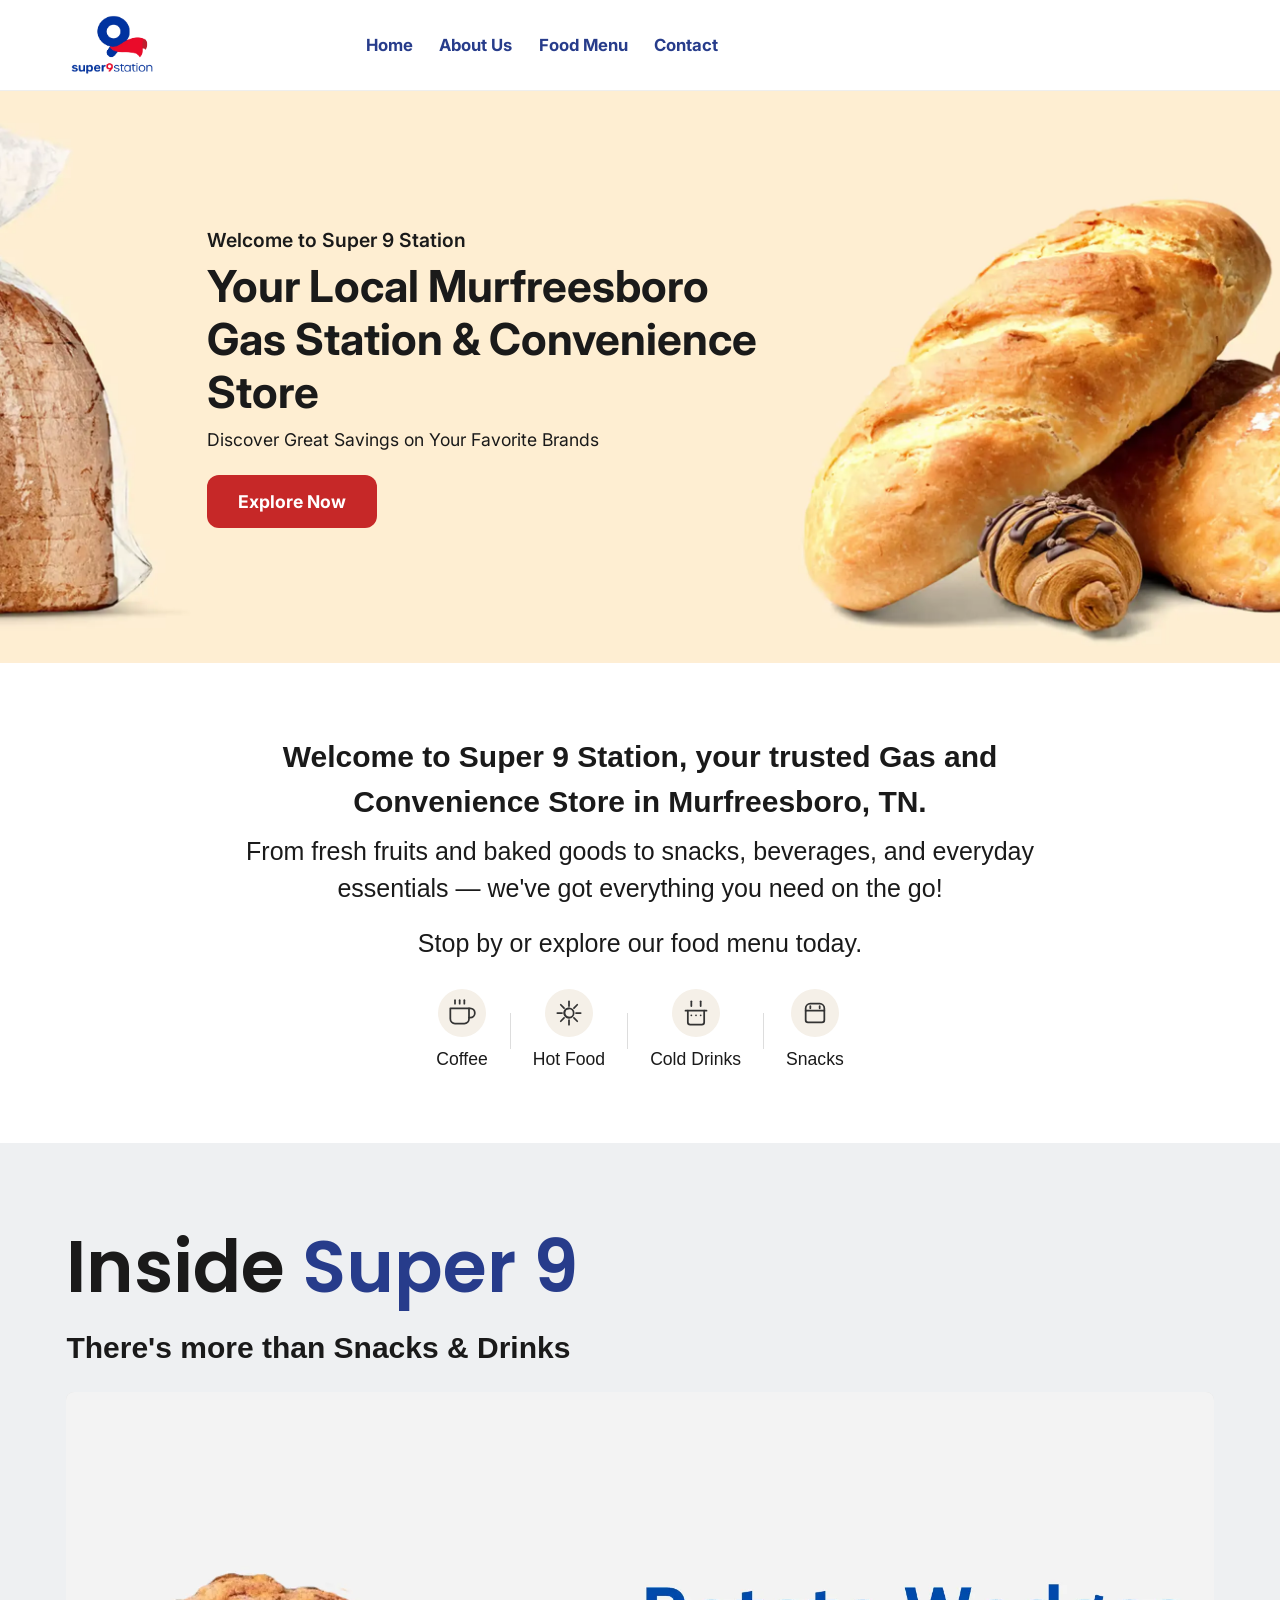
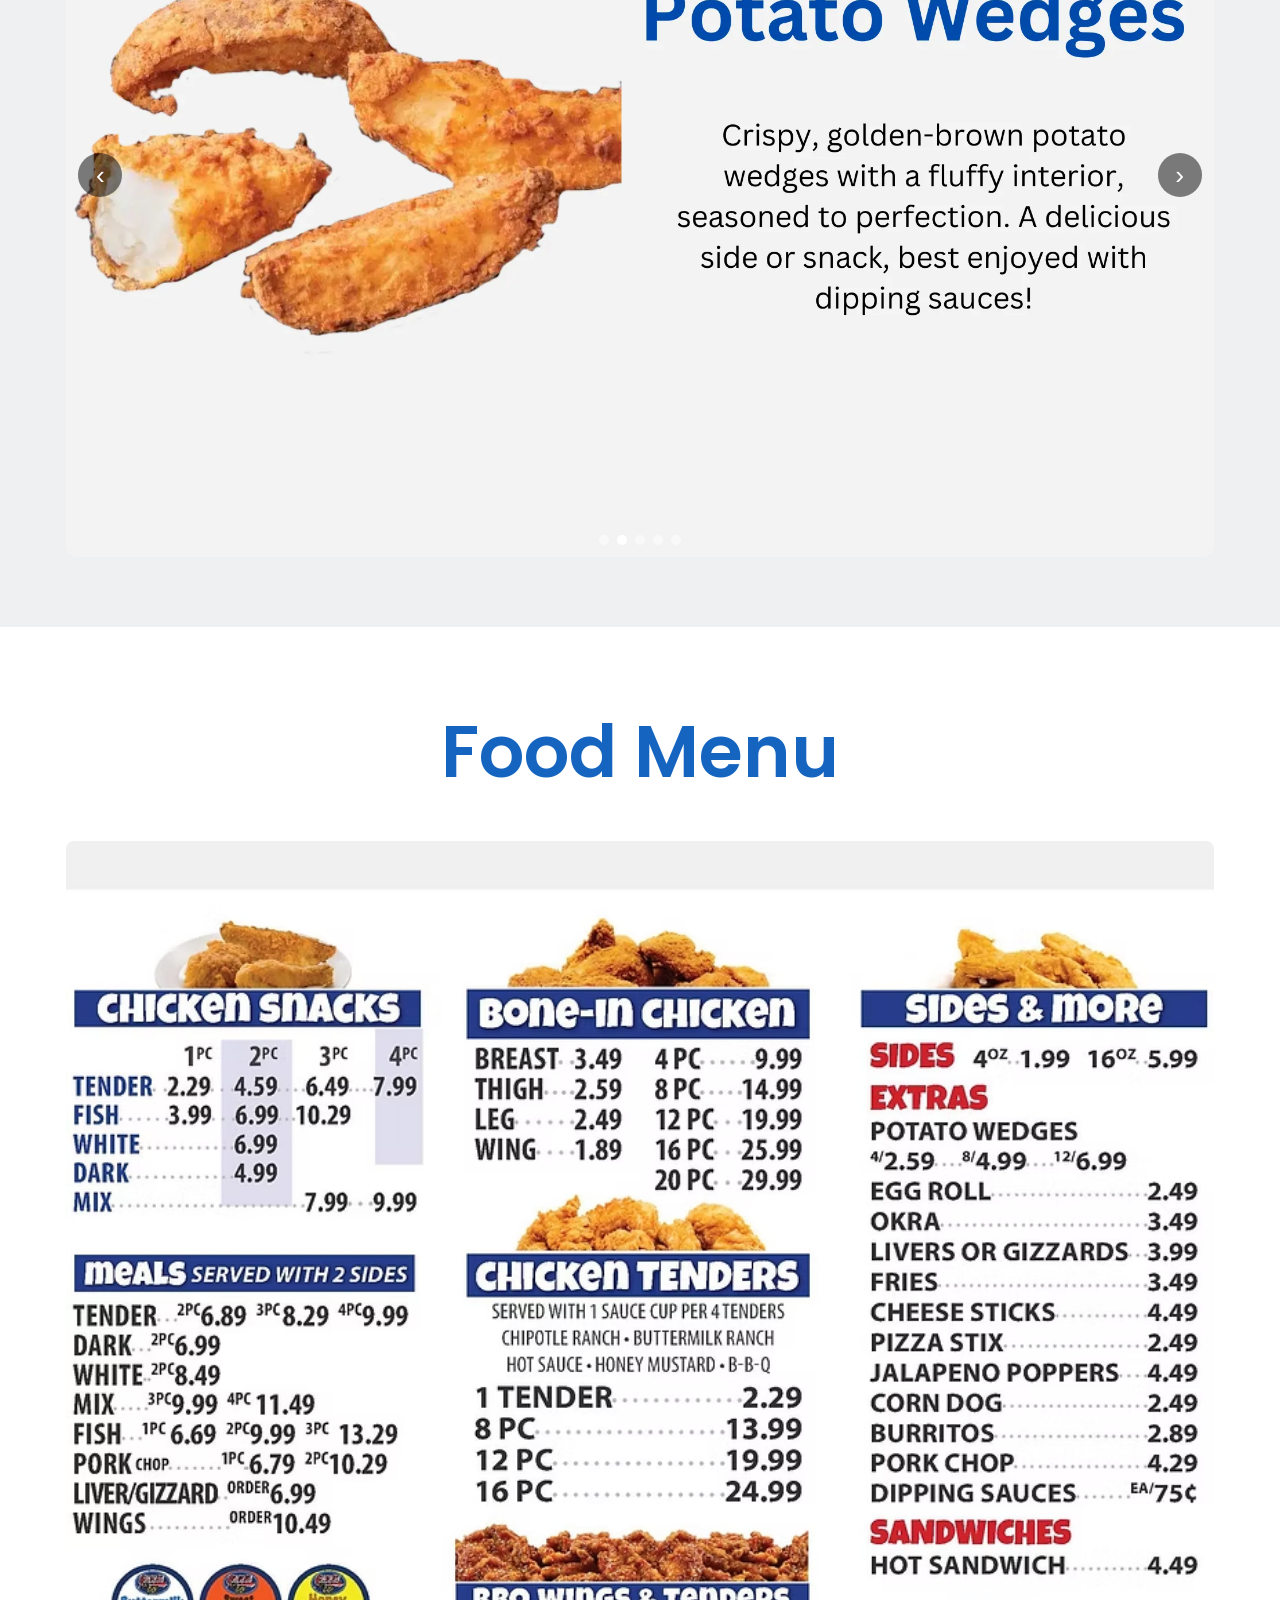
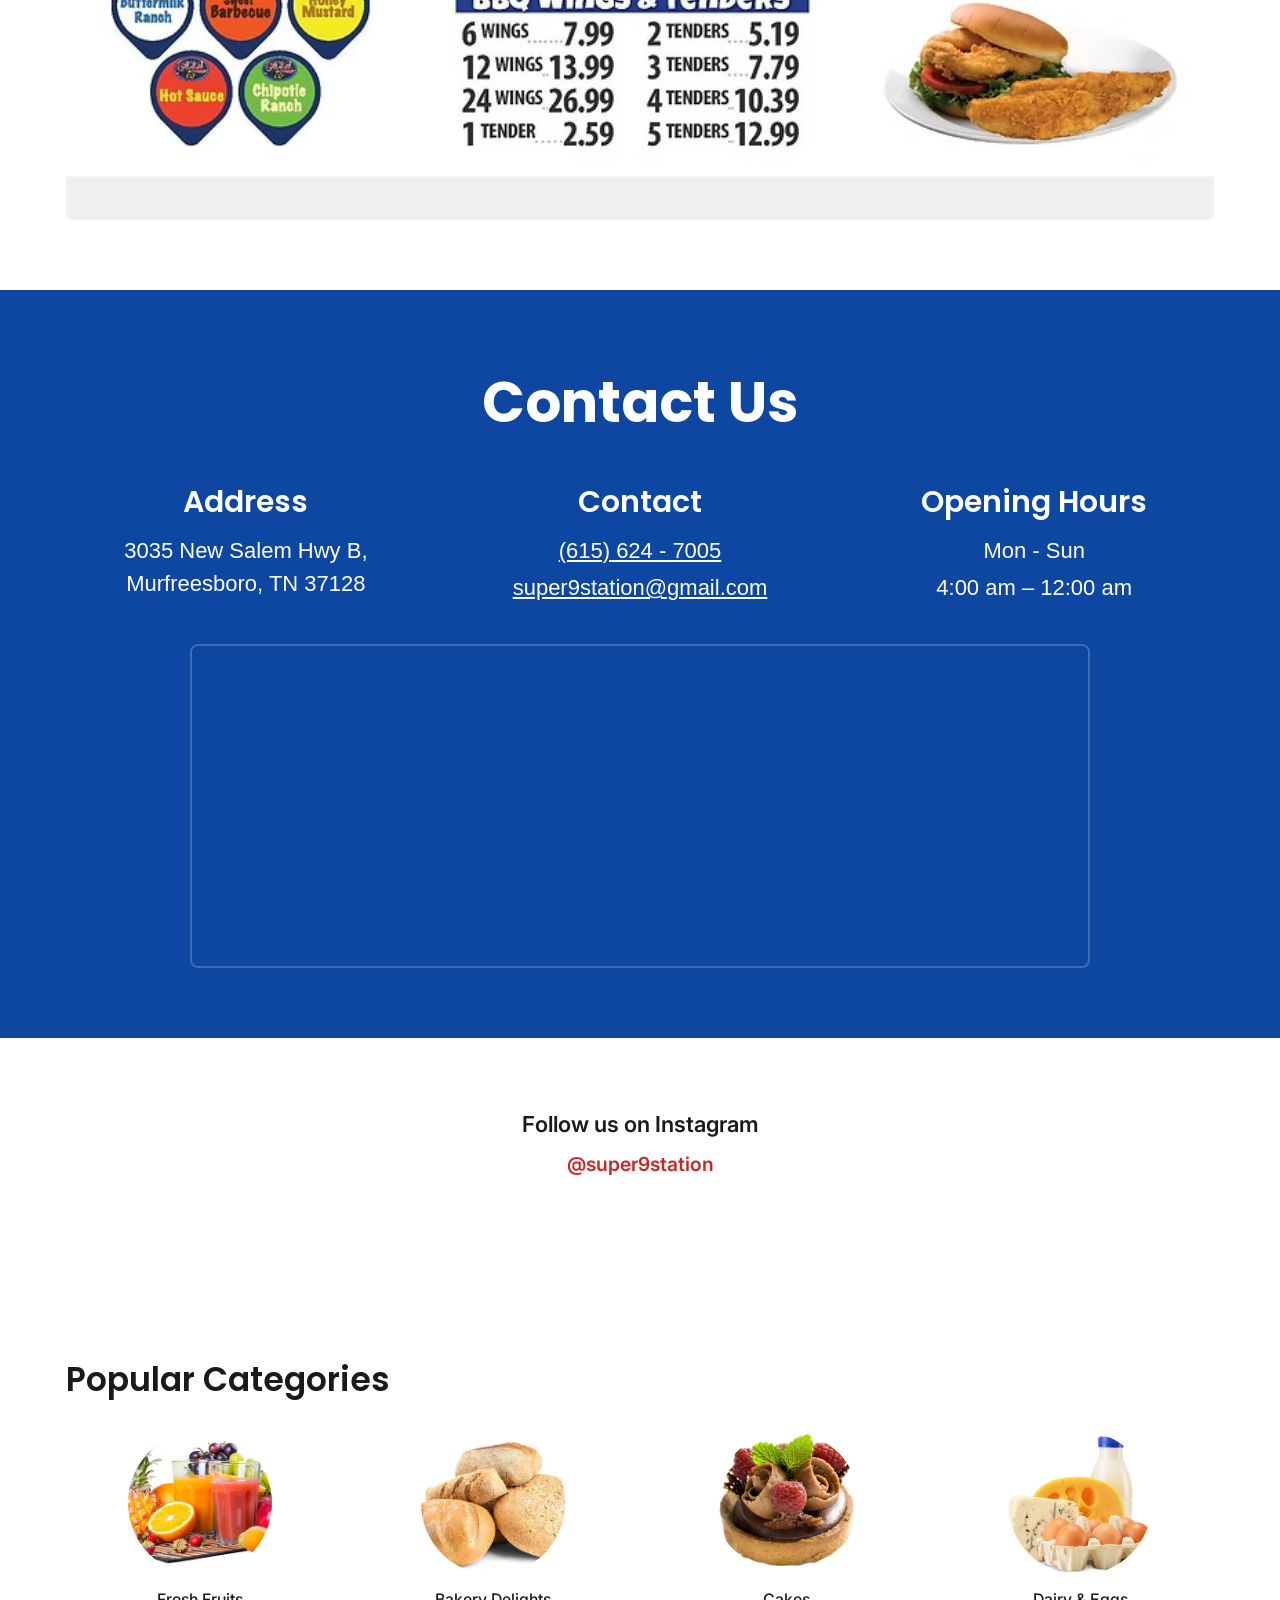
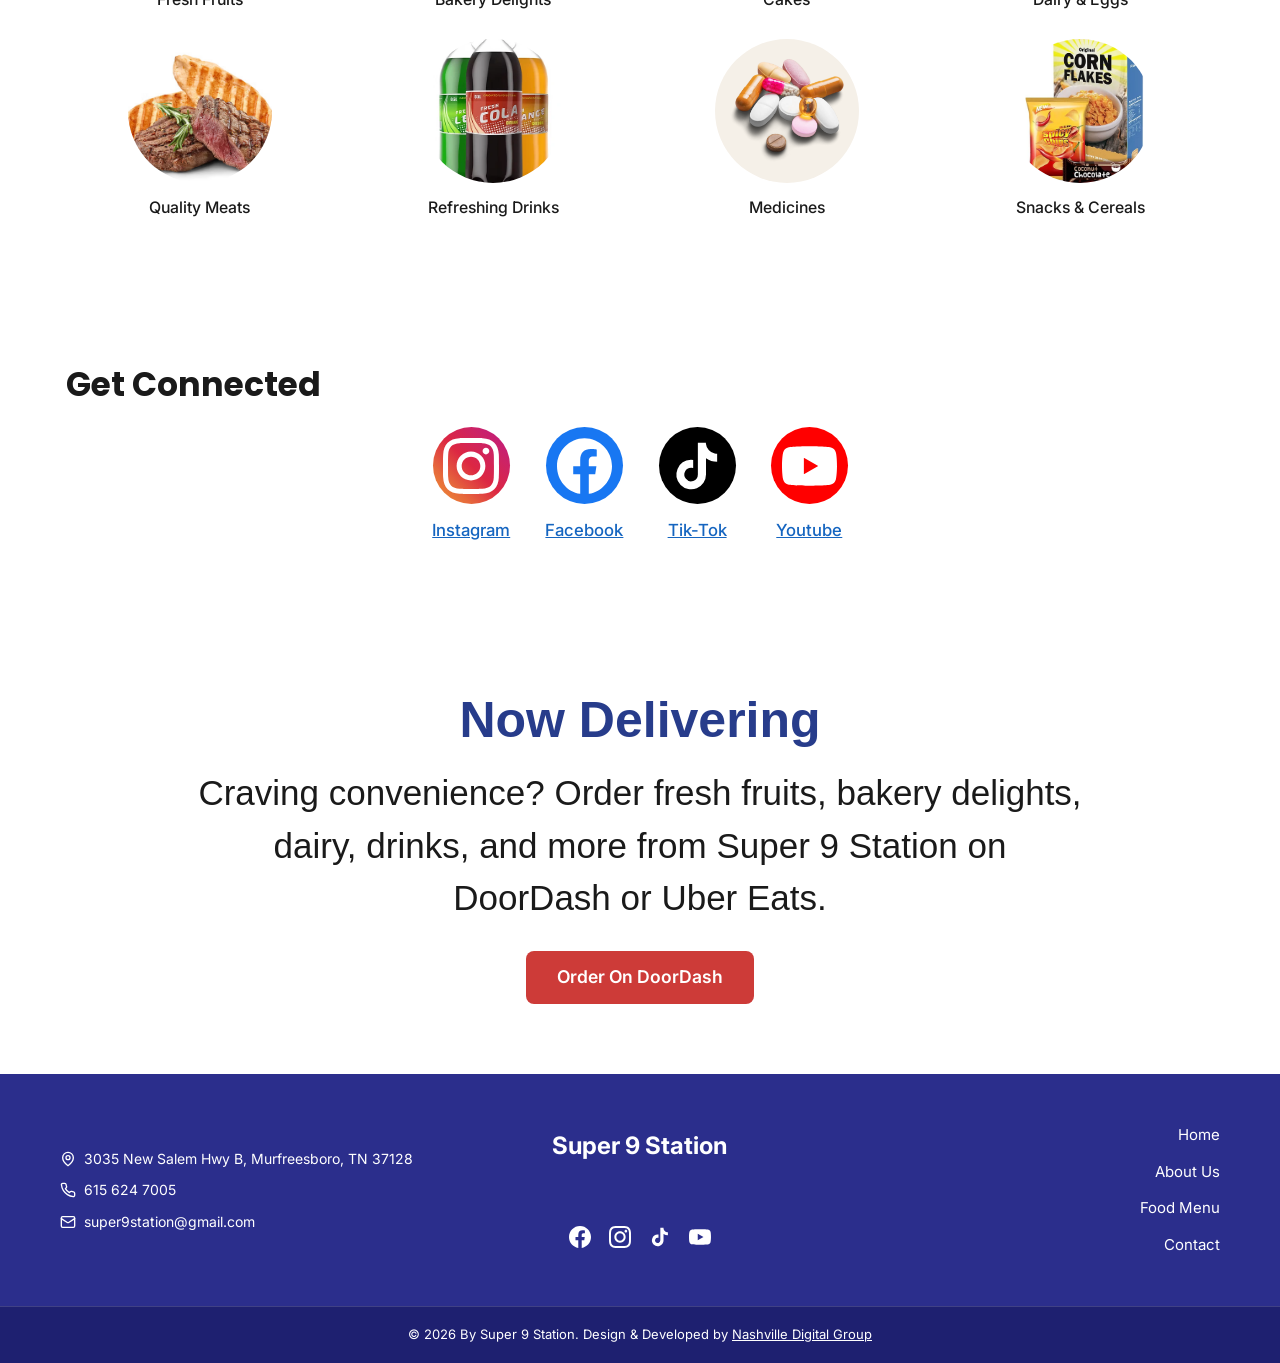
<file: index.html>
<!DOCTYPE html>
<html lang="en">
<head>
  <meta charset="UTF-8" />
  <meta name="viewport" content="width=device-width, initial-scale=1.0" />
  <!-- Preconnect to third-party origins for faster script loading -->
  <link rel="preconnect" href="https://www.googletagmanager.com" crossorigin />
  <link rel="preconnect" href="https://connect.facebook.net" crossorigin />
  <link rel="preload" href="styles.css" as="style" />
  <link rel="preload" href="assets/images/logo.png" as="image" />
  <link rel="preload" href="assets/images/hero-img.webp" as="image" fetchpriority="high" />
  <meta name="description" content="Gas station in Murfreesboro – Super 9 Station. Your local Murfreesboro gas station and convenience store. Fresh food, bakery, snacks, drinks, quality fuel. Open daily. Order on DoorDash." />
  <meta name="keywords" content="Gas Station in Murfreesboro, Murfreesboro gas station, Super 9 Station, convenience store Murfreesboro TN, fuel Murfreesboro, food menu, DoorDash, bakery, snacks, drinks" />
  <!-- Open Graph -->
  <meta property="og:type" content="website" />
  <meta property="og:url" content="https://super9tn.com/" />
  <meta property="og:title" content="Gas Station in Murfreesboro | Super 9 Station | Convenience Store" />
  <meta property="og:description" content="Gas station in Murfreesboro – Super 9 Station. Your local Murfreesboro gas station and convenience store. Fresh food, quality fuel. Open daily. Order on DoorDash." />
  <meta property="og:image" content="https://super9tn.com/assets/images/logo.png" />
  <meta property="og:locale" content="en_US" />
  <!-- Twitter Card -->
  <meta name="twitter:card" content="summary" />
  <meta name="twitter:title" content="Gas Station in Murfreesboro | Super 9 Station | Convenience Store" />
  <meta name="twitter:description" content="Gas station in Murfreesboro – Super 9 Station. Your local gas station and convenience store. Fresh food, quality fuel. Open daily." />
  <meta name="twitter:image" content="https://super9tn.com/assets/images/logo.png" />
  <!-- Google Tag Manager -->
  <script>(function(w,d,s,l,i){w[l]=w[l]||[];w[l].push({'gtm.start':
  new Date().getTime(),event:'gtm.js'});var f=d.getElementsByTagName(s)[0],
  j=d.createElement(s),dl=l!='dataLayer'?'&l='+l:'';j.async=true;j.src=
  'https://www.googletagmanager.com/gtm.js?id='+i+dl;f.parentNode.insertBefore(j,f);
  })(window,document,'script','dataLayer','GTM-TW4HZH3K');</script>
  <!-- End Google Tag Manager -->
  <!-- Google tag (gtag.js) -->
  <script async src="https://www.googletagmanager.com/gtag/js?id=G-LDBH5WZEBB"></script>
  <script>
    window.dataLayer = window.dataLayer || [];
    function gtag(){dataLayer.push(arguments);}
    gtag('js', new Date());
    gtag('config', 'G-LDBH5WZEBB');
  </script>
  <!-- Meta Pixel Code -->
  <script>
    !function(f,b,e,v,n,t,s)
    {if(f.fbq)return;n=f.fbq=function(){n.callMethod?
    n.callMethod.apply(n,arguments):n.queue.push(arguments)};
    if(!f._fbq)f._fbq=n;n.push=n;n.loaded=!0;n.version='2.0';
    n.queue=[];t=b.createElement(e);t.async=!0;
    t.src=v;s=b.getElementsByTagName(e)[0];
    s.parentNode.insertBefore(t,s)}(window, document,'script',
    'https://connect.facebook.net/en_US/fbevents.js');
    fbq('init', '1985824572204156');
    fbq('track', 'PageView');
  </script>
  <noscript><img height="1" width="1" style="display:none"
    src="https://www.facebook.com/tr?id=1985824572204156&ev=PageView&noscript=1"
    alt="" /></noscript>
  <!-- End Meta Pixel Code -->
  <title>Gas Station in Murfreesboro | Super 9 Station | Convenience Store</title>
  <link rel="icon" href="assets/images/logo.png" type="image/png" />
  <link rel="canonical" href="https://super9tn.com/" />
  <!-- LocalBusiness schema for local SEO -->
  <script type="application/ld+json">
  {
    "@context": "https://schema.org",
    "@type": "GasStation",
    "name": "Super 9 Station",
    "description": "Gas station in Murfreesboro and convenience store. Fresh food, bakery, snacks, drinks, quality fuel. Open daily.",
    "address": {
      "@type": "PostalAddress",
      "streetAddress": "3035 New Salem Hwy B",
      "addressLocality": "Murfreesboro",
      "addressRegion": "TN",
      "postalCode": "37128"
    },
    "telephone": "+1-615-624-7005",
    "email": "super9station@gmail.com",
    "openingHoursSpecification": {
      "@type": "OpeningHoursSpecification",
      "dayOfWeek": ["Monday", "Tuesday", "Wednesday", "Thursday", "Friday", "Saturday", "Sunday"],
      "opens": "04:00",
      "closes": "00:00"
    },
    "url": "https://super9tn.com",
    "priceRange": "$$"
  }
  </script>
  <link rel="stylesheet" href="styles.css" />
  <link rel="preconnect" href="https://fonts.googleapis.com" />
  <link rel="preconnect" href="https://fonts.gstatic.com" crossorigin />
  <link href="https://fonts.googleapis.com/css2?family=Inter:wght@400;500;600;700&display=swap" rel="stylesheet" />
  <link href="https://fonts.googleapis.com/css2?family=Poppins:wght@400;600&display=swap" rel="stylesheet" />
</head>
<body>
  <!-- Google Tag Manager (noscript) -->
  <noscript><iframe src="https://www.googletagmanager.com/ns.html?id=GTM-TW4HZH3K"
  height="0" width="0" style="display:none;visibility:hidden"></iframe></noscript>
  <!-- End Google Tag Manager (noscript) -->
  <a href="#main-content" class="skip-link">Skip to main content</a>
  <header class="header" id="top">
    <div class="header-inner container">
      <a href="index.html" class="logo">
        <img src="assets/images/logo.png" alt="Super 9 Station" class="logo-img" fetchpriority="high" width="240" height="64" />
      </a>
      <nav class="nav">
        <a href="#home">Home</a>
        <a href="about.html">About Us</a>
        <a href="#food-menu">Food Menu</a>
        <a href="#contact">Contact</a>
      </nav>
      <span class="header-spacer" aria-hidden="true"></span>
      <button class="menu-toggle" aria-label="Open menu">
        <span></span>
        <span></span>
        <span></span>
      </button>
    </div>
  </header>

  <main id="main-content">
    <!-- Hero: beige bg, left-aligned text, images right -->
    <section class="hero" id="home">
      <div class="container hero-inner">
        <div class="hero-content">
          <h1>Welcome to Super 9 Station</h1>
          <h2>Your Local Murfreesboro Gas Station & Convenience Store</h2>
          <p class="hero-tagline">Discover Great Savings on Your Favorite Brands</p>
          <a href="#food-menu" class="btn-explore">Explore Now</a>
        </div>
      </div>
    </section>

    <!-- Intro: white, center text, then 4 items with vertical separators -->
    <section class="intro">
      <div class="container">
        <p class="intro-text">Welcome to Super 9 Station, your trusted Gas and Convenience Store in Murfreesboro, TN.</p>
        <p class="intro-text">From fresh fruits and baked goods to snacks, beverages, and everyday essentials — we've got everything you need on the go!</p>
        <p class="intro-cta">Stop by or explore our food menu today.</p>
        <div class="features-row">
          <a href="#food-menu" class="feature-item">
            <span class="feature-item-icon" aria-hidden="true">
              <svg xmlns="http://www.w3.org/2000/svg" viewBox="0 0 24 24" fill="none" stroke="currentColor" stroke-width="1.5" stroke-linecap="round" stroke-linejoin="round"><path d="M18 8h1a4 4 0 0 1 0 8h-1"/><path d="M2 8h16v9a4 4 0 0 1-4 4H6a4 4 0 0 1-4-4V8z"/><line x1="6" y1="1" x2="6" y2="4"/><line x1="10" y1="1" x2="10" y2="4"/><line x1="14" y1="1" x2="14" y2="4"/></svg>
            </span>
            <span>Coffee</span>
          </a>
          <span class="feature-sep" aria-hidden="true"></span>
          <a href="#food-menu" class="feature-item">
            <span class="feature-item-icon" aria-hidden="true">
              <svg xmlns="http://www.w3.org/2000/svg" viewBox="0 0 24 24" fill="none" stroke="currentColor" stroke-width="1.5" stroke-linecap="round" stroke-linejoin="round"><path d="M12 2v4"/><path d="M12 18v4"/><path d="m4.93 4.93 2.83 2.83"/><path d="m16.24 16.24 2.83 2.83"/><path d="M2 12h4"/><path d="M18 12h4"/><path d="m4.93 19.07 2.83-2.83"/><path d="m16.24 7.76 2.83-2.83"/><circle cx="12" cy="12" r="4"/><path d="M12 8a4 4 0 0 0-4 4c0 2 2 4 4 4"/></svg>
            </span>
            <span>Hot Food</span>
          </a>
          <span class="feature-sep" aria-hidden="true"></span>
          <a href="#food-menu" class="feature-item">
            <span class="feature-item-icon" aria-hidden="true">
              <svg xmlns="http://www.w3.org/2000/svg" viewBox="0 0 24 24" fill="none" stroke="currentColor" stroke-width="1.5" stroke-linecap="round" stroke-linejoin="round"><path d="M8 2v4"/><path d="M16 2v4"/><path d="M3 10h18"/><path d="M5 10v10a2 2 0 0 0 2 2h10a2 2 0 0 0 2-2V10"/><path d="M8 14h.01"/><path d="M12 14h.01"/><path d="M16 14h.01"/></svg>
            </span>
            <span>Cold Drinks</span>
          </a>
          <span class="feature-sep" aria-hidden="true"></span>
          <a href="#food-menu" class="feature-item">
            <span class="feature-item-icon" aria-hidden="true">
              <svg xmlns="http://www.w3.org/2000/svg" viewBox="0 0 24 24" fill="none" stroke="currentColor" stroke-width="1.5" stroke-linecap="round" stroke-linejoin="round"><path d="M4 10h16v8a2 2 0 0 1-2 2H6a2 2 0 0 1-2-2v-8z"/><path d="M4 10V8a4 4 0 0 1 4-4h8a4 4 0 0 1 4 4v2"/><path d="M8 6v2"/><path d="M16 6v2"/></svg>
            </span>
            <span>Snacks</span>
          </a>
        </div>
      </div>
    </section>

    <!-- Inside Super 9: gray bg, left-aligned -->
    <section class="inside-super9" id="about">
      <div class="container">
        <h2>Inside <span class="text-brand">Super 9</span></h2>
        <h3>There's more than Snacks & Drinks</h3>
        <div class="inside-carousel" aria-label="Inside Super 9 Station gallery">
          <div class="inside-carousel-track">
            <div class="inside-carousel-slide is-active">
              <picture>
                <source srcset="assets/images/Inside-Super9/inside-store.webp" type="image/webp" />
                <img src="assets/images/Inside-Super9/inside-store.png" alt="Inside Super 9 Station" loading="lazy" width="800" height="450" />
              </picture>
            </div>
            <div class="inside-carousel-slide">
              <picture>
                <source srcset="assets/images/Inside-Super9/food-menu-banner.webp" type="image/webp" />
                <img src="assets/images/Inside-Super9/food-menu-banner.png" alt="Food menu at Super 9 Station" loading="lazy" width="800" height="450" />
              </picture>
            </div>
            <div class="inside-carousel-slide">
              <picture>
                <source srcset="assets/images/Inside-Super9/chicken-breast.webp" type="image/webp" />
                <img src="assets/images/Inside-Super9/chicken-breast.png" alt="Chicken at Super 9 Station" loading="lazy" width="800" height="450" />
              </picture>
            </div>
            <div class="inside-carousel-slide">
              <picture>
                <source srcset="assets/images/Inside-Super9/chicken-wing.webp" type="image/webp" />
                <img src="assets/images/Inside-Super9/chicken-wing.png" alt="Chicken wings at Super 9 Station" loading="lazy" width="800" height="450" />
              </picture>
            </div>
            <div class="inside-carousel-slide">
              <picture>
                <source srcset="assets/images/Inside-Super9/potato-wedges.webp" type="image/webp" />
                <img src="assets/images/Inside-Super9/potato-wedges.png" alt="Potato wedges at Super 9 Station" loading="lazy" width="800" height="450" />
              </picture>
            </div>
          </div>
          <button type="button" class="inside-carousel-prev" aria-label="Previous image">‹</button>
          <button type="button" class="inside-carousel-next" aria-label="Next image">›</button>
          <div class="inside-carousel-dots" aria-hidden="true"></div>
        </div>
      </div>
    </section>

    <!-- Food Menu: heading + menu image -->
    <section class="food-menu-section" id="food-menu">
      <div class="container">
        <h2>Food Menu</h2>
        <div class="food-menu-image-wrap">
          <img src="assets/images/menuImage.avif" alt="Super 9 Station Food Menu" class="food-menu-image" loading="lazy" width="800" height="600" />
        </div>
      </div>
    </section>

    <!-- Contact Us: royal blue, white text, map -->
    <section class="contact-section" id="contact">
      <div class="container">
        <h2>Contact Us</h2>
        <div class="contact-grid">
          <div class="contact-block">
            <h3>Address</h3>
            <p>3035 New Salem Hwy B, Murfreesboro, TN 37128</p>
          </div>
          <div class="contact-block">
            <h3>Contact</h3>
            <p><a href="tel:+16156247005">(615) 624 - 7005</a></p>
            <p><a href="mailto:super9station@gmail.com">super9station@gmail.com</a></p>
          </div>
          <div class="contact-block">
            <h3>Opening Hours</h3>
            <p>Mon - Sun</p>
            <p>4:00 am – 12:00 am</p>
          </div>
        </div>
        <div class="contact-map">
          <iframe src="https://www.google.com/maps?q=3035+New+Salem+Hwy+Murfreesboro+TN+37128&output=embed" allowfullscreen="" loading="lazy" referrerpolicy="no-referrer-when-downgrade" title="Super 9 Station location"></iframe>
        </div>
      </div>
    </section>

    <!-- Instagram: white, @super9station in red -->
    <section class="instagram-section">
      <div class="container">
        <h2>Follow us on Instagram</h2>
        <a href="https://www.instagram.com/super9station/" target="_blank" rel="noopener" class="instagram-handle">@super9station</a>
        <!-- Behold Instagram feed widget -->
        <behold-widget feed-id="AA5H9Dirs1mPDX9NlEzo"></behold-widget>
        <script>
          (() => {
            var d = document, s = d.createElement('script');
            s.type = 'module';
            s.src = 'https://w.behold.so/widget.js';
            d.head.appendChild(s);
          })();
        </script>
      </div>
    </section>

    <!-- Popular Categories: left-aligned heading, circular images -->
    <section class="categories-section">
      <div class="container">
        <h2>Popular Categories</h2>
        <div class="categories-grid">
          <div class="category-card">
            <span class="category-circle">
              <img src="assets/images/FreshFruits.jpg" alt="Fresh Fruits" loading="lazy" width="144" height="144" />
            </span>
            <span class="category-label">Fresh Fruits</span>
          </div>
          <div class="category-card">
            <span class="category-circle">
              <img src="assets/images/BakeryDelights.jpg" alt="Bakery Delights" loading="lazy" width="144" height="144" />
            </span>
            <span class="category-label">Bakery Delights</span>
          </div>
          <div class="category-card">
            <span class="category-circle">
              <picture>
                <source srcset="assets/images/Cakes.webp" type="image/webp" />
                <img src="assets/images/Cakes.jpg" alt="Cakes" loading="lazy" width="144" height="144" />
              </picture>
            </span>
            <span class="category-label">Cakes</span>
          </div>
          <div class="category-card">
            <span class="category-circle">
              <img src="assets/images/Dairy%26Eggs.jpg" alt="Dairy &amp; Eggs" loading="lazy" width="144" height="144" />
            </span>
            <span class="category-label">Dairy & Eggs</span>
          </div>
          <div class="category-card">
            <span class="category-circle">
              <img src="assets/images/QualityMeats.jpg" alt="Quality Meats" loading="lazy" width="144" height="144" />
            </span>
            <span class="category-label">Quality Meats</span>
          </div>
          <div class="category-card">
            <span class="category-circle">
              <picture>
                <source srcset="assets/images/RefreshingDrinks.webp" type="image/webp" />
                <img src="assets/images/RefreshingDrinks.jpg" alt="Refreshing Drinks" loading="lazy" width="144" height="144" />
              </picture>
            </span>
            <span class="category-label">Refreshing Drinks</span>
          </div>
          <div class="category-card">
            <span class="category-circle">
              <picture>
                <source srcset="assets/images/Medicine.webp" type="image/webp" />
                <img src="assets/images/Medicine.png" alt="Medicines" loading="lazy" width="144" height="144" />
              </picture>
            </span>
            <span class="category-label">Medicines</span>
          </div>
          <div class="category-card">
            <span class="category-circle">
              <picture>
                <source srcset="assets/images/Snacks%26Cereals.webp" type="image/webp" />
                <img src="assets/images/Snacks%26Cereals.jpg" alt="Snacks &amp; Cereals" loading="lazy" width="144" height="144" />
              </picture>
            </span>
            <span class="category-label">Snacks & Cereals</span>
          </div>
        </div>
      </div>
    </section>

    <!-- Get Connected: circular icons with labels below -->
    <section class="social-section">
      <div class="container">
        <h2>Get Connected</h2>
        <div class="social-icons">
          <a href="https://www.instagram.com/super9station/" target="_blank" rel="noopener" class="social-icon-item social-icon-item--instagram">
            <span class="social-icon-circle"><img src="assets/images/instagram.svg" alt="" loading="lazy" width="77" height="77" /></span>
            <span class="social-icon-label">Instagram</span>
          </a>
          <a href="https://www.facebook.com/profile.php?id=61566549607362" target="_blank" rel="noopener" class="social-icon-item social-icon-item--facebook">
            <span class="social-icon-circle"><img src="assets/images/facebook.svg" alt="" loading="lazy" width="77" height="77" /></span>
            <span class="social-icon-label">Facebook</span>
          </a>
          <a href="https://www.tiktok.com/@super9station" target="_blank" rel="noopener" class="social-icon-item social-icon-item--tiktok">
            <span class="social-icon-circle"><img src="assets/images/tiktok.svg" alt="" loading="lazy" width="77" height="77" /></span>
            <span class="social-icon-label">Tik-Tok</span>
          </a>
          <a href="https://www.youtube.com/channel/UCqKYD3SZLMKadkViY2DkhBQ" target="_blank" rel="noopener" class="social-icon-item social-icon-item--youtube">
            <span class="social-icon-circle"><img src="assets/images/youtube.svg" alt="" loading="lazy" width="77" height="77" /></span>
            <span class="social-icon-label">Youtube</span>
          </a>
        </div>
      </div>
    </section>

    <!-- Now Delivering: blue heading, green button -->
    <section class="delivery-section">
      <div class="container">
        <h2>Now Delivering</h2>
        <p>Craving convenience? Order fresh fruits, bakery delights, dairy, drinks, and more from Super 9 Station on DoorDash or Uber Eats.</p>
        <a href="https://www.doordash.com/convenience/store/31464270" target="_blank" rel="noopener" class="btn-doordash">Order On DoorDash</a>
      </div>
    </section>
  </main>

  <!-- Footer: dark navy, 3-column, compact, no payment section -->
  <footer class="footer">
    <div class="footer-main">
      <div class="footer-inner">
        <div class="footer-col footer-col-contact">
          <div class="footer-contact">
            <div class="footer-contact-item">
              <span class="footer-contact-icon" aria-hidden="true">
                <svg xmlns="http://www.w3.org/2000/svg" width="16" height="16" viewBox="0 0 24 24" fill="none" stroke="currentColor" stroke-width="2" stroke-linecap="round" stroke-linejoin="round"><path d="M20 10c0 6-8 12-8 12s-8-6-8-12a8 8 0 0 1 16 0Z"/><circle cx="12" cy="10" r="3"/></svg>
              </span>
              <span>3035 New Salem Hwy B, Murfreesboro, TN 37128</span>
            </div>
            <div class="footer-contact-item">
              <span class="footer-contact-icon" aria-hidden="true">
                <svg xmlns="http://www.w3.org/2000/svg" width="16" height="16" viewBox="0 0 24 24" fill="none" stroke="currentColor" stroke-width="2" stroke-linecap="round" stroke-linejoin="round"><path d="M22 16.92v3a2 2 0 0 1-2.18 2 19.79 19.79 0 0 1-8.63-3.07 19.5 19.5 0 0 1-6-6 19.79 19.79 0 0 1-3.07-8.67A2 2 0 0 1 4.11 2h3a2 2 0 0 1 2 1.72 12.84 12.84 0 0 0 .7 2.81 2 2 0 0 1-.45 2.11L8.09 9.91a16 16 0 0 0 6 6l1.27-1.27a2 2 0 0 1 2.11-.45 12.84 12.84 0 0 0 2.81.7A2 2 0 0 1 22 16.92z"/></svg>
              </span>
              <a href="tel:+16156247005" class="footer-link">615 624 7005</a>
            </div>
            <div class="footer-contact-item">
              <span class="footer-contact-icon" aria-hidden="true">
                <svg xmlns="http://www.w3.org/2000/svg" width="16" height="16" viewBox="0 0 24 24" fill="none" stroke="currentColor" stroke-width="2" stroke-linecap="round" stroke-linejoin="round"><rect width="20" height="16" x="2" y="4" rx="2"/><path d="m22 7-8.97 5.7a1.94 1.94 0 0 1-2.06 0L2 7"/></svg>
              </span>
              <a href="mailto:super9station@gmail.com" class="footer-link">super9station@gmail.com</a>
            </div>
          </div>
        </div>
        <div class="footer-col footer-col-brand">
          <h3 class="footer-brand-name">Super 9 Station</h3>
        </div>
        <div class="footer-col footer-col-nav">
          <nav class="footer-nav">
            <a href="#home" class="footer-nav-link">Home</a>
            <a href="about.html" class="footer-nav-link">About Us</a>
            <a href="#food-menu" class="footer-nav-link">Food Menu</a>
            <a href="#contact" class="footer-nav-link">Contact</a>
          </nav>
        </div>
        <div class="footer-col footer-col-social">
          <div class="footer-social-icons">
            <a href="https://www.facebook.com/profile.php?id=61566549607362" target="_blank" rel="noopener" aria-label="Facebook" class="footer-social-icon"><img src="assets/images/facebook.svg" alt="" loading="lazy" width="22" height="22" /></a>
            <a href="https://www.instagram.com/super9station/" target="_blank" rel="noopener" aria-label="Instagram" class="footer-social-icon"><img src="assets/images/instagram.svg" alt="" loading="lazy" width="22" height="22" /></a>
            <a href="https://www.tiktok.com/@super9station" target="_blank" rel="noopener" aria-label="TikTok" class="footer-social-icon"><img src="assets/images/tiktok.svg" alt="" loading="lazy" width="22" height="22" /></a>
            <a href="https://www.youtube.com/channel/UCqKYD3SZLMKadkViY2DkhBQ" target="_blank" rel="noopener" aria-label="YouTube" class="footer-social-icon"><img src="assets/images/youtube.svg" alt="" loading="lazy" width="22" height="22" /></a>
          </div>
        </div>
      </div>
    </div>
    <div class="footer-bottom">
      <div class="footer-bottom-inner">
        <p class="footer-copy">© 2026 By Super 9 Station. <span class="footer-copy-line2">Design & Developed by <a href="https://nashvilledigitalgroup.com" target="_blank" rel="noopener" class="footer-copy-link">Nashville Digital Group</a></span></p>
      </div>
    </div>
  </footer>

  <script src="script.js" defer></script>
</body>
</html>
</file>
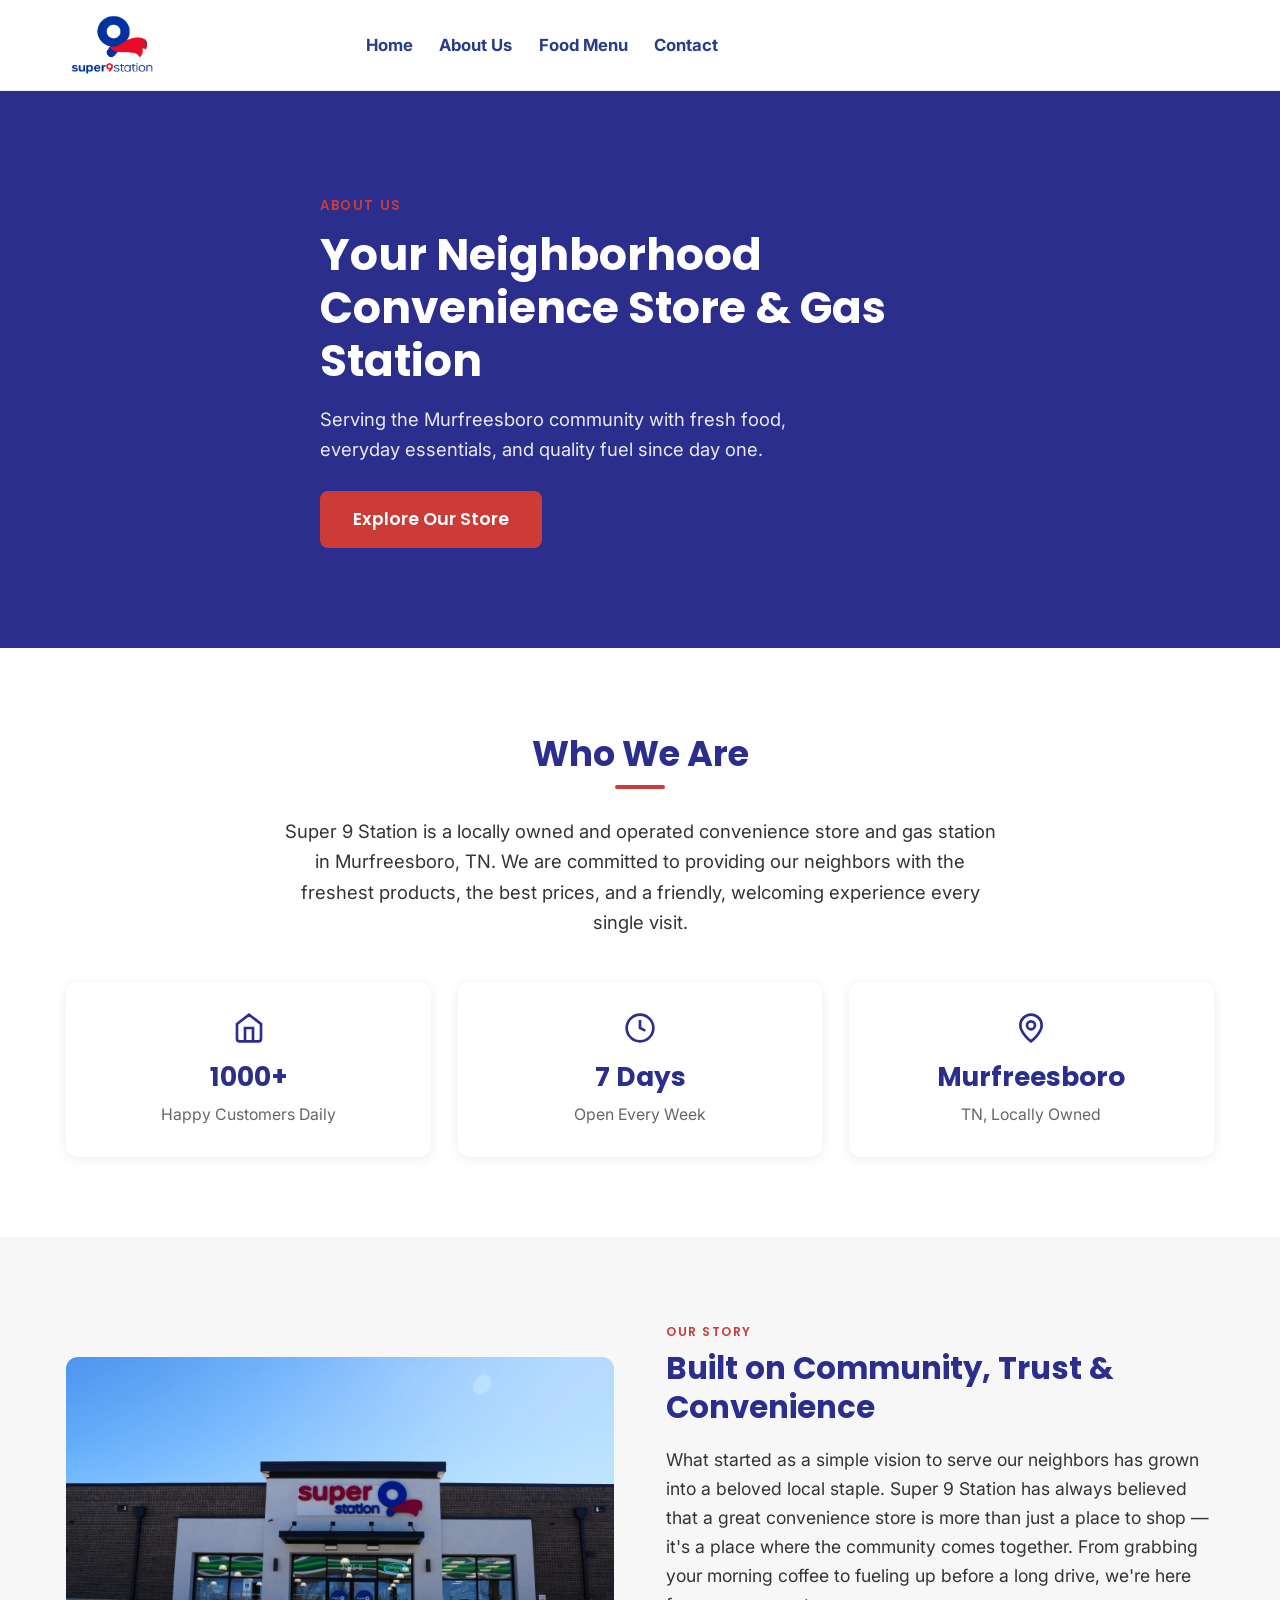
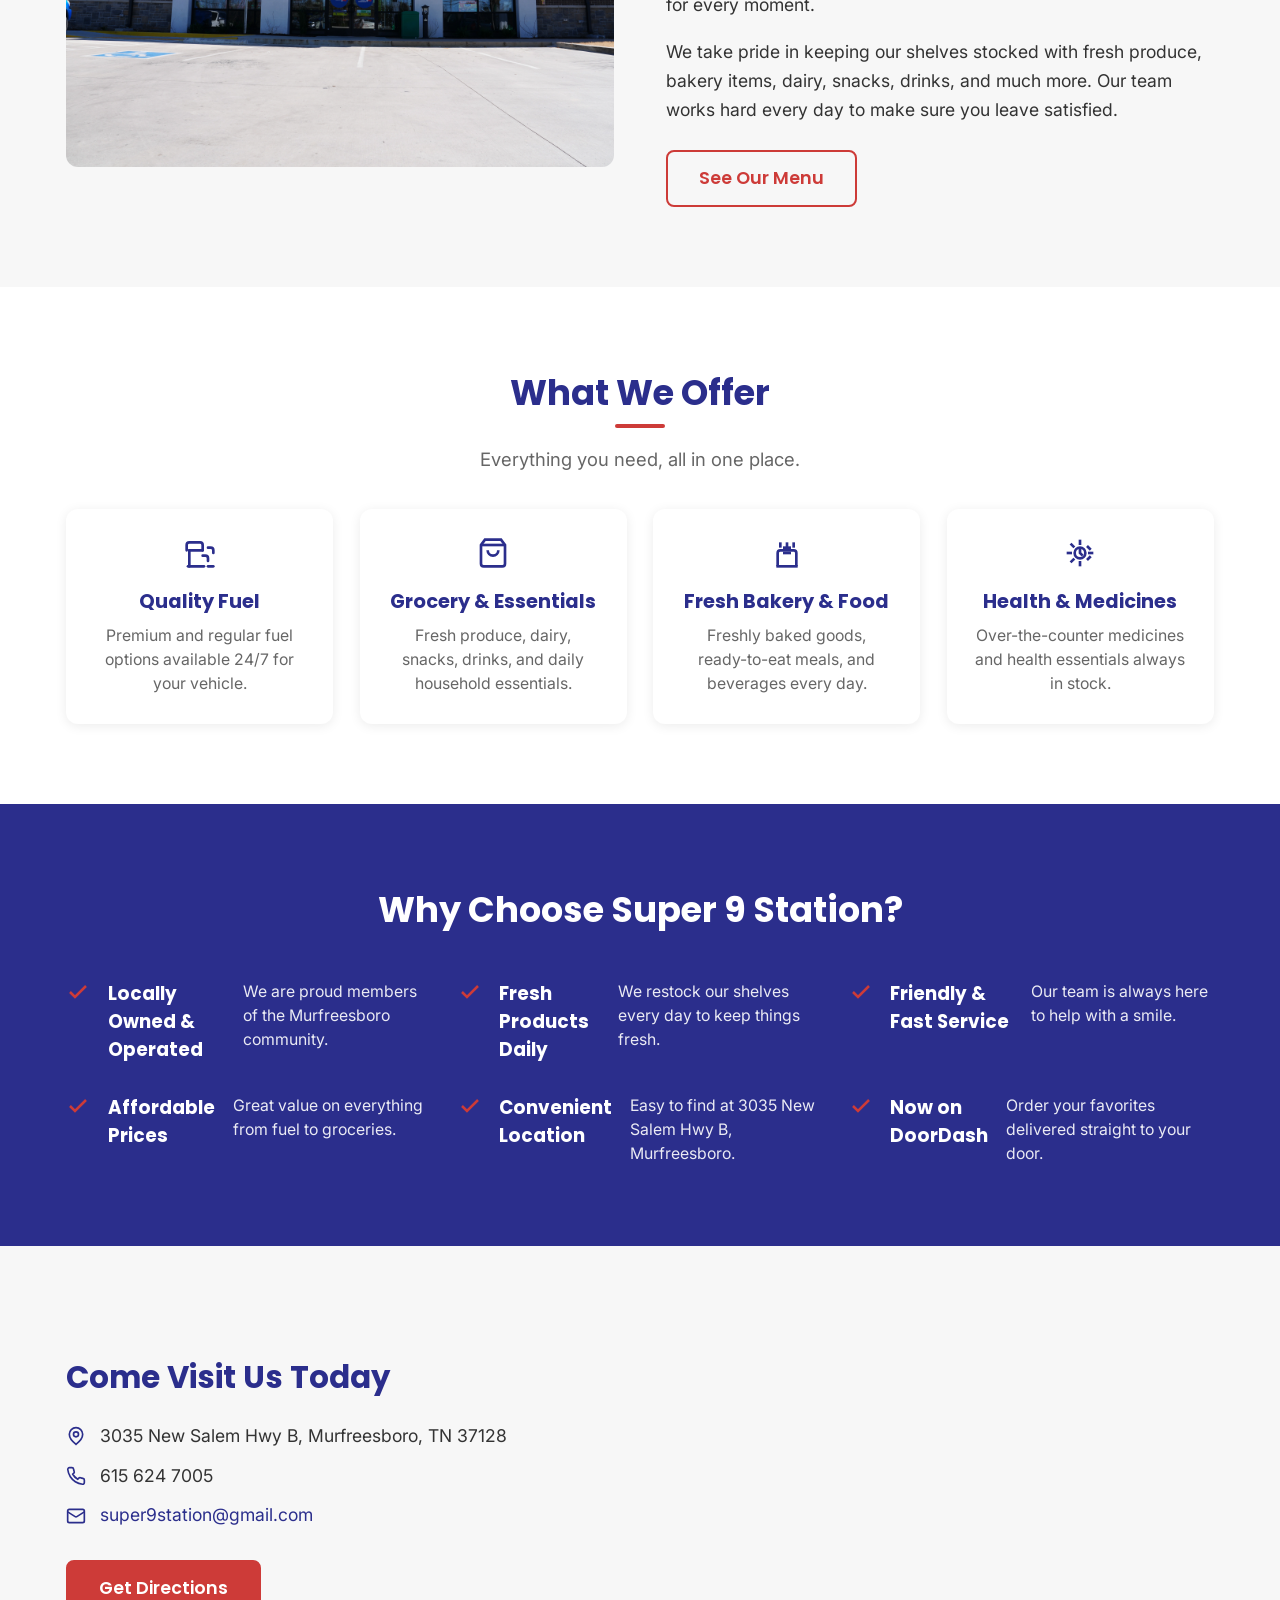
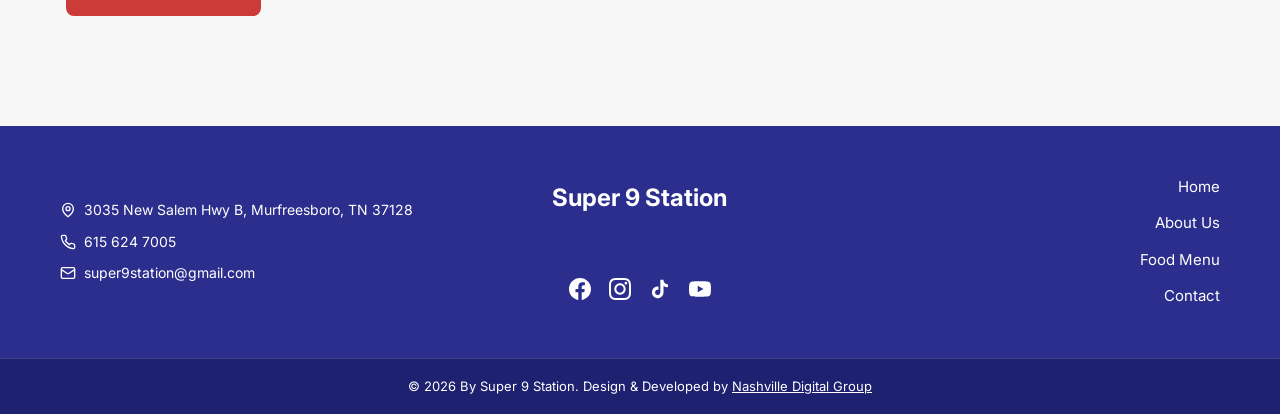
<file: about.html>
<!DOCTYPE html>
<html lang="en">
<head>
  <meta charset="UTF-8" />
  <meta name="viewport" content="width=device-width, initial-scale=1.0" />
  <link rel="preconnect" href="https://www.googletagmanager.com" crossorigin />
  <link rel="preconnect" href="https://connect.facebook.net" crossorigin />
  <link rel="preload" href="styles.css" as="style" />
  <link rel="preload" href="assets/images/logo.png" as="image" />
  <meta name="description" content="About Super 9 Station – gas station in Murfreesboro and locally owned convenience store. Fresh products, friendly service, and community focus in Murfreesboro, TN." />
  <meta name="keywords" content="Gas Station in Murfreesboro, Super 9 Station, About Us, Murfreesboro convenience store, locally owned gas station Murfreesboro TN" />
  <!-- Open Graph -->
  <meta property="og:type" content="website" />
  <meta property="og:url" content="https://super9tn.com/about.html" />
  <meta property="og:title" content="About Us | Gas Station in Murfreesboro | Super 9 Station" />
  <meta property="og:description" content="About Super 9 Station – gas station in Murfreesboro and locally owned convenience store. Fresh products, friendly service, community focus." />
  <meta property="og:image" content="https://super9tn.com/assets/images/logo.png" />
  <meta property="og:locale" content="en_US" />
  <!-- Twitter Card -->
  <meta name="twitter:card" content="summary" />
  <meta name="twitter:title" content="About Us | Gas Station in Murfreesboro | Super 9 Station" />
  <meta name="twitter:description" content="About Super 9 Station – gas station in Murfreesboro and locally owned convenience store. Fresh products, friendly service." />
  <meta name="twitter:image" content="https://super9tn.com/assets/images/logo.png" />
  <!-- Google Tag Manager -->
  <script>(function(w,d,s,l,i){w[l]=w[l]||[];w[l].push({'gtm.start':
  new Date().getTime(),event:'gtm.js'});var f=d.getElementsByTagName(s)[0],
  j=d.createElement(s),dl=l!='dataLayer'?'&l='+l:'';j.async=true;j.src=
  'https://www.googletagmanager.com/gtm.js?id='+i+dl;f.parentNode.insertBefore(j,f);
  })(window,document,'script','dataLayer','GTM-TW4HZH3K');</script>
  <!-- End Google Tag Manager -->
  <!-- Google tag (gtag.js) -->
  <script async src="https://www.googletagmanager.com/gtag/js?id=G-LDBH5WZEBB"></script>
  <script>
    window.dataLayer = window.dataLayer || [];
    function gtag(){dataLayer.push(arguments);}
    gtag('js', new Date());
    gtag('config', 'G-LDBH5WZEBB');
  </script>
  <!-- Meta Pixel Code -->
  <script>
    !function(f,b,e,v,n,t,s)
    {if(f.fbq)return;n=f.fbq=function(){n.callMethod?
    n.callMethod.apply(n,arguments):n.queue.push(arguments)};
    if(!f._fbq)f._fbq=n;n.push=n;n.loaded=!0;n.version='2.0';
    n.queue=[];t=b.createElement(e);t.async=!0;
    t.src=v;s=b.getElementsByTagName(e)[0];
    s.parentNode.insertBefore(t,s)}(window, document,'script',
    'https://connect.facebook.net/en_US/fbevents.js');
    fbq('init', '1985824572204156');
    fbq('track', 'PageView');
  </script>
  <noscript><img height="1" width="1" style="display:none"
    src="https://www.facebook.com/tr?id=1985824572204156&ev=PageView&noscript=1"
    alt="" /></noscript>
  <!-- End Meta Pixel Code -->
  <title>About Us | Gas Station in Murfreesboro | Super 9 Station</title>
  <link rel="icon" href="assets/images/logo.png" type="image/png" />
  <link rel="canonical" href="https://super9tn.com/about.html" />
  <!-- Organization schema for About page -->
  <script type="application/ld+json">
  {
    "@context": "https://schema.org",
    "@type": "Organization",
    "name": "Super 9 Station",
    "description": "Locally owned gas station and convenience store in Murfreesboro, TN. Fresh food, bakery, snacks, drinks, quality fuel.",
    "url": "https://super9tn.com",
    "address": {
      "@type": "PostalAddress",
      "streetAddress": "3035 New Salem Hwy B",
      "addressLocality": "Murfreesboro",
      "addressRegion": "TN",
      "postalCode": "37128"
    },
    "telephone": "+1-615-624-7005",
    "email": "super9station@gmail.com"
  }
  </script>
  <link rel="stylesheet" href="styles.css" />
  <link rel="stylesheet" href="about.css" />
  <link rel="preconnect" href="https://fonts.googleapis.com" />
  <link rel="preconnect" href="https://fonts.gstatic.com" crossorigin />
  <link href="https://fonts.googleapis.com/css2?family=Poppins:wght@400;500;600;700&family=Inter:wght@400;500;600;700&display=swap" rel="stylesheet" />
</head>
<body class="about-page">
  <!-- Google Tag Manager (noscript) -->
  <noscript><iframe src="https://www.googletagmanager.com/ns.html?id=GTM-TW4HZH3K"
  height="0" width="0" style="display:none;visibility:hidden"></iframe></noscript>
  <!-- End Google Tag Manager (noscript) -->
  <a href="#main-content" class="skip-link">Skip to main content</a>
  <header class="header" id="top">
    <div class="header-inner container">
      <a href="index.html" class="logo">
        <img src="assets/images/logo.png" alt="Super 9 Station" class="logo-img" fetchpriority="high" width="240" height="64" />
      </a>
      <nav class="nav">
        <a href="index.html">Home</a>
        <a href="about.html">About Us</a>
        <a href="index.html#food-menu">Food Menu</a>
        <a href="index.html#contact">Contact</a>
      </nav>
      <span class="header-spacer" aria-hidden="true"></span>
      <button class="menu-toggle" aria-label="Open menu">
        <span></span>
        <span></span>
        <span></span>
      </button>
    </div>
  </header>

  <main id="main-content">
    <!-- Section 1: Hero -->
    <section class="about-hero">
      <div class="about-hero-inner container">
        <div class="about-hero-content">
          <span class="about-hero-label">About Us</span>
          <h1 class="about-hero-title">Your Neighborhood Convenience Store & Gas Station</h1>
          <p class="about-hero-subtext">Serving the Murfreesboro community with fresh food, everyday essentials, and quality fuel since day one.</p>
          <a href="index.html#food-menu" class="about-btn about-btn-primary">Explore Our Store</a>
        </div>
      </div>
    </section>

    <!-- Section 2: Who We Are -->
    <section class="about-who section-white">
      <div class="container">
        <h2 class="about-section-heading">Who We Are</h2>
        <p class="about-who-text">Super 9 Station is a locally owned and operated convenience store and gas station in Murfreesboro, TN. We are committed to providing our neighbors with the freshest products, the best prices, and a friendly, welcoming experience every single visit.</p>
        <div class="about-stats">
          <article class="about-stat-card">
            <span class="about-stat-icon" aria-hidden="true">
              <svg xmlns="http://www.w3.org/2000/svg" width="32" height="32" viewBox="0 0 24 24" fill="none" stroke="currentColor" stroke-width="2"><path d="M3 9l9-7 9 7v11a2 2 0 0 1-2 2H5a2 2 0 0 1-2-2z"/><polyline points="9 22 9 12 15 12 15 22"/></svg>
            </span>
            <span class="about-stat-number">1000+</span>
            <span class="about-stat-label">Happy Customers Daily</span>
          </article>
          <article class="about-stat-card">
            <span class="about-stat-icon" aria-hidden="true">
              <svg xmlns="http://www.w3.org/2000/svg" width="32" height="32" viewBox="0 0 24 24" fill="none" stroke="currentColor" stroke-width="2"><circle cx="12" cy="12" r="10"/><polyline points="12 6 12 12 16 14"/></svg>
            </span>
            <span class="about-stat-number">7 Days</span>
            <span class="about-stat-label">Open Every Week</span>
          </article>
          <article class="about-stat-card">
            <span class="about-stat-icon" aria-hidden="true">
              <svg xmlns="http://www.w3.org/2000/svg" width="32" height="32" viewBox="0 0 24 24" fill="none" stroke="currentColor" stroke-width="2"><path d="M20 10c0 6-8 12-8 12s-8-6-8-12a8 8 0 0 1 16 0Z"/><circle cx="12" cy="10" r="3"/></svg>
            </span>
            <span class="about-stat-number">Murfreesboro</span>
            <span class="about-stat-label">TN, Locally Owned</span>
          </article>
        </div>
      </div>
    </section>

    <!-- Section 3: Our Story -->
    <section class="about-story section-gray">
      <div class="container about-story-inner">
        <div class="about-story-image-wrap">
          <picture>
            <source srcset="assets/images/hero1.webp" type="image/webp" />
            <img src="assets/images/hero1.jpg" alt="Super 9 Station storefront in Murfreesboro" class="about-story-image" loading="lazy" width="600" height="450" />
          </picture>
        </div>
        <div class="about-story-content">
          <span class="about-story-label">Our Story</span>
          <h2 class="about-story-title">Built on Community, Trust & Convenience</h2>
          <p class="about-story-p">What started as a simple vision to serve our neighbors has grown into a beloved local staple. Super 9 Station has always believed that a great convenience store is more than just a place to shop — it's a place where the community comes together. From grabbing your morning coffee to fueling up before a long drive, we're here for every moment.</p>
          <p class="about-story-p">We take pride in keeping our shelves stocked with fresh produce, bakery items, dairy, snacks, drinks, and much more. Our team works hard every day to make sure you leave satisfied.</p>
          <a href="index.html#food-menu" class="about-btn about-btn-outline">See Our Menu</a>
        </div>
      </div>
    </section>

    <!-- Section 4: What We Offer -->
    <section class="about-offer section-white">
      <div class="container">
        <h2 class="about-section-heading">What We Offer</h2>
        <p class="about-offer-subheading">Everything you need, all in one place.</p>
        <div class="about-offer-grid">
          <article class="about-offer-card">
            <span class="about-offer-icon" aria-hidden="true">
              <svg xmlns="http://www.w3.org/2000/svg" width="32" height="32" viewBox="0 0 24 24" fill="none" stroke="currentColor" stroke-width="2" stroke-linecap="round" stroke-linejoin="round"><line x1="3" y1="22" x2="15" y2="22"/><line x1="4" y1="22" x2="4" y2="10"/><path d="M4 10h10"/><path d="M14 10V6a2 2 0 0 0-2-2H4a2 2 0 0 0-2 2v4"/><path d="M14 14h2a2 2 0 0 1 2 2v2"/><line x1="18" y1="22" x2="22" y2="22"/><path d="M18 8h2a2 2 0 0 1 2 2v2"/></svg>
            </span>
            <h3 class="about-offer-title">Quality Fuel</h3>
            <p class="about-offer-desc">Premium and regular fuel options available 24/7 for your vehicle.</p>
          </article>
          <article class="about-offer-card">
            <span class="about-offer-icon" aria-hidden="true">
              <svg xmlns="http://www.w3.org/2000/svg" width="32" height="32" viewBox="0 0 24 24" fill="none" stroke="currentColor" stroke-width="2"><path d="M6 2L3 6v14a2 2 0 0 0 2 2h14a2 2 0 0 0 2-2V6l-3-4Z"/><line x1="3" y1="6" x2="21" y2="6"/><path d="M16 10a4 4 0 0 1-8 0"/></svg>
            </span>
            <h3 class="about-offer-title">Grocery & Essentials</h3>
            <p class="about-offer-desc">Fresh produce, dairy, snacks, drinks, and daily household essentials.</p>
          </article>
          <article class="about-offer-card">
            <span class="about-offer-icon" aria-hidden="true">
              <svg xmlns="http://www.w3.org/2000/svg" width="32" height="32" viewBox="0 0 24 24" fill="none" stroke="currentColor" stroke-width="2"><path d="M4 22h16"/><path d="M5 22V12a2 2 0 0 1 2-2h10a2 2 0 0 1 2 2v10"/><path d="M9 12h6"/><path d="M9 8h6"/><path d="M7 4v4"/><path d="M17 4v4"/><path d="M12 4v4"/></svg>
            </span>
            <h3 class="about-offer-title">Fresh Bakery & Food</h3>
            <p class="about-offer-desc">Freshly baked goods, ready-to-eat meals, and beverages every day.</p>
          </article>
          <article class="about-offer-card">
            <span class="about-offer-icon" aria-hidden="true">
              <svg xmlns="http://www.w3.org/2000/svg" width="32" height="32" viewBox="0 0 24 24" fill="none" stroke="currentColor" stroke-width="2"><path d="M12 2v4"/><path d="m4.93 4.93 2.83 2.83"/><path d="M2 12h4"/><path d="m4.93 19.07 2.83-2.83"/><path d="M12 18v4"/><path d="m17.24 17.24 2.83-2.83"/><path d="M18 12h4"/><path d="m17.24 6.76 2.83 2.83"/><circle cx="12" cy="12" r="4"/><path d="M12 8v4l2 2"/></svg>
            </span>
            <h3 class="about-offer-title">Health & Medicines</h3>
            <p class="about-offer-desc">Over-the-counter medicines and health essentials always in stock.</p>
          </article>
        </div>
      </div>
    </section>

    <!-- Section 5: Why Choose Us -->
    <section class="about-why">
      <div class="container">
        <h2 class="about-why-title">Why Choose Super 9 Station?</h2>
        <div class="about-why-grid">
          <article class="about-why-item">
            <span class="about-why-check" aria-hidden="true">
              <svg xmlns="http://www.w3.org/2000/svg" width="24" height="24" viewBox="0 0 24 24" fill="none" stroke="currentColor" stroke-width="2.5"><polyline points="20 6 9 17 4 12"/></svg>
            </span>
            <h3 class="about-why-item-title">Locally Owned & Operated</h3>
            <p class="about-why-item-text">We are proud members of the Murfreesboro community.</p>
          </article>
          <article class="about-why-item">
            <span class="about-why-check" aria-hidden="true">
              <svg xmlns="http://www.w3.org/2000/svg" width="24" height="24" viewBox="0 0 24 24" fill="none" stroke="currentColor" stroke-width="2.5"><polyline points="20 6 9 17 4 12"/></svg>
            </span>
            <h3 class="about-why-item-title">Fresh Products Daily</h3>
            <p class="about-why-item-text">We restock our shelves every day to keep things fresh.</p>
          </article>
          <article class="about-why-item">
            <span class="about-why-check" aria-hidden="true">
              <svg xmlns="http://www.w3.org/2000/svg" width="24" height="24" viewBox="0 0 24 24" fill="none" stroke="currentColor" stroke-width="2.5"><polyline points="20 6 9 17 4 12"/></svg>
            </span>
            <h3 class="about-why-item-title">Friendly & Fast Service</h3>
            <p class="about-why-item-text">Our team is always here to help with a smile.</p>
          </article>
          <article class="about-why-item">
            <span class="about-why-check" aria-hidden="true">
              <svg xmlns="http://www.w3.org/2000/svg" width="24" height="24" viewBox="0 0 24 24" fill="none" stroke="currentColor" stroke-width="2.5"><polyline points="20 6 9 17 4 12"/></svg>
            </span>
            <h3 class="about-why-item-title">Affordable Prices</h3>
            <p class="about-why-item-text">Great value on everything from fuel to groceries.</p>
          </article>
          <article class="about-why-item">
            <span class="about-why-check" aria-hidden="true">
              <svg xmlns="http://www.w3.org/2000/svg" width="24" height="24" viewBox="0 0 24 24" fill="none" stroke="currentColor" stroke-width="2.5"><polyline points="20 6 9 17 4 12"/></svg>
            </span>
            <h3 class="about-why-item-title">Convenient Location</h3>
            <p class="about-why-item-text">Easy to find at 3035 New Salem Hwy B, Murfreesboro.</p>
          </article>
          <article class="about-why-item">
            <span class="about-why-check" aria-hidden="true">
              <svg xmlns="http://www.w3.org/2000/svg" width="24" height="24" viewBox="0 0 24 24" fill="none" stroke="currentColor" stroke-width="2.5"><polyline points="20 6 9 17 4 12"/></svg>
            </span>
            <h3 class="about-why-item-title">Now on DoorDash</h3>
            <p class="about-why-item-text">Order your favorites delivered straight to your door.</p>
          </article>
        </div>
      </div>
    </section>

    <!-- Section 6: Visit Us -->
    <section class="about-visit section-gray">
      <div class="container about-visit-inner">
        <div class="about-visit-content">
          <h2 class="about-visit-title">Come Visit Us Today</h2>
          <div class="about-visit-item">
            <span class="about-visit-icon" aria-hidden="true">
              <svg xmlns="http://www.w3.org/2000/svg" width="20" height="20" viewBox="0 0 24 24" fill="none" stroke="currentColor" stroke-width="2"><path d="M20 10c0 6-8 12-8 12s-8-6-8-12a8 8 0 0 1 16 0Z"/><circle cx="12" cy="10" r="3"/></svg>
            </span>
            <span>3035 New Salem Hwy B, Murfreesboro, TN 37128</span>
          </div>
          <div class="about-visit-item">
            <span class="about-visit-icon" aria-hidden="true">
              <svg xmlns="http://www.w3.org/2000/svg" width="20" height="20" viewBox="0 0 24 24" fill="none" stroke="currentColor" stroke-width="2"><path d="M22 16.92v3a2 2 0 0 1-2.18 2 19.79 19.79 0 0 1-8.63-3.07 19.5 19.5 0 0 1-6-6 19.79 19.79 0 0 1-3.07-8.67A2 2 0 0 1 4.11 2h3a2 2 0 0 1 2 1.72 12.84 12.84 0 0 0 .7 2.81 2 2 0 0 1-.45 2.11L8.09 9.91a16 16 0 0 0 6 6l1.27-1.27a2 2 0 0 1 2.11-.45 12.84 12.84 0 0 0 2.81.7A2 2 0 0 1 22 16.92z"/></svg>
            </span>
            <span>615 624 7005</span>
          </div>
          <div class="about-visit-item">
            <span class="about-visit-icon" aria-hidden="true">
              <svg xmlns="http://www.w3.org/2000/svg" width="20" height="20" viewBox="0 0 24 24" fill="none" stroke="currentColor" stroke-width="2"><rect width="20" height="16" x="2" y="4" rx="2"/><path d="m22 7-8.97 5.7a1.94 1.94 0 0 1-2.06 0L2 7"/></svg>
            </span>
            <a href="mailto:super9station@gmail.com" class="about-visit-link">super9station@gmail.com</a>
          </div>
          <a href="https://www.google.com/maps/search/?api=1&query=3035+New+Salem+Hwy+B,+Murfreesboro,+TN+37128" target="_blank" rel="noopener" class="about-btn about-btn-primary">Get Directions</a>
        </div>
        <div class="about-visit-map-wrap">
          <iframe class="about-visit-map" src="https://www.google.com/maps?q=3035+New+Salem+Hwy+B,+Murfreesboro,+TN+37128&output=embed" allowfullscreen="" loading="lazy" referrerpolicy="no-referrer-when-downgrade" title="Super 9 Station location"></iframe>
        </div>
      </div>
    </section>
  </main>

  <!-- Section 7: Footer (same as main site) -->
  <footer class="footer">
    <div class="footer-main">
      <div class="footer-inner">
        <div class="footer-col footer-col-contact">
          <div class="footer-contact">
            <div class="footer-contact-item">
              <span class="footer-contact-icon" aria-hidden="true">
                <svg xmlns="http://www.w3.org/2000/svg" width="16" height="16" viewBox="0 0 24 24" fill="none" stroke="currentColor" stroke-width="2"><path d="M20 10c0 6-8 12-8 12s-8-6-8-12a8 8 0 0 1 16 0Z"/><circle cx="12" cy="10" r="3"/></svg>
              </span>
              <span>3035 New Salem Hwy B, Murfreesboro, TN 37128</span>
            </div>
            <div class="footer-contact-item">
              <span class="footer-contact-icon" aria-hidden="true">
                <svg xmlns="http://www.w3.org/2000/svg" width="16" height="16" viewBox="0 0 24 24" fill="none" stroke="currentColor" stroke-width="2"><path d="M22 16.92v3a2 2 0 0 1-2.18 2 19.79 19.79 0 0 1-8.63-3.07 19.5 19.5 0 0 1-6-6 19.79 19.79 0 0 1-3.07-8.67A2 2 0 0 1 4.11 2h3a2 2 0 0 1 2 1.72 12.84 12.84 0 0 0 .7 2.81 2 2 0 0 1-.45 2.11L8.09 9.91a16 16 0 0 0 6 6l1.27-1.27a2 2 0 0 1 2.11-.45 12.84 12.84 0 0 0 2.81.7A2 2 0 0 1 22 16.92z"/></svg>
              </span>
              <a href="tel:+16156247005" class="footer-link">615 624 7005</a>
            </div>
            <div class="footer-contact-item">
              <span class="footer-contact-icon" aria-hidden="true">
                <svg xmlns="http://www.w3.org/2000/svg" width="16" height="16" viewBox="0 0 24 24" fill="none" stroke="currentColor" stroke-width="2"><rect width="20" height="16" x="2" y="4" rx="2"/><path d="m22 7-8.97 5.7a1.94 1.94 0 0 1-2.06 0L2 7"/></svg>
              </span>
              <a href="mailto:super9station@gmail.com" class="footer-link">super9station@gmail.com</a>
            </div>
          </div>
        </div>
        <div class="footer-col footer-col-brand">
          <h3 class="footer-brand-name">Super 9 Station</h3>
        </div>
        <div class="footer-col footer-col-nav">
          <nav class="footer-nav">
            <a href="index.html" class="footer-nav-link">Home</a>
            <a href="about.html" class="footer-nav-link">About Us</a>
            <a href="index.html#food-menu" class="footer-nav-link">Food Menu</a>
            <a href="index.html#contact" class="footer-nav-link">Contact</a>
          </nav>
        </div>
        <div class="footer-col footer-col-social">
          <div class="footer-social-icons">
            <a href="https://www.facebook.com/profile.php?id=61566549607362" target="_blank" rel="noopener" aria-label="Facebook" class="footer-social-icon"><img src="assets/images/facebook.svg" alt="" loading="lazy" width="22" height="22" /></a>
            <a href="https://www.instagram.com/super9station/" target="_blank" rel="noopener" aria-label="Instagram" class="footer-social-icon"><img src="assets/images/instagram.svg" alt="" loading="lazy" width="22" height="22" /></a>
            <a href="https://www.tiktok.com/@super9station" target="_blank" rel="noopener" aria-label="TikTok" class="footer-social-icon"><img src="assets/images/tiktok.svg" alt="" loading="lazy" width="22" height="22" /></a>
            <a href="https://www.youtube.com/channel/UCqKYD3SZLMKadkViY2DkhBQ" target="_blank" rel="noopener" aria-label="YouTube" class="footer-social-icon"><img src="assets/images/youtube.svg" alt="" loading="lazy" width="22" height="22" /></a>
          </div>
        </div>
      </div>
    </div>
    <div class="footer-bottom">
      <div class="footer-bottom-inner">
        <p class="footer-copy">© 2026 By Super 9 Station. <span class="footer-copy-line2">Design & Developed by <a href="https://nashvilledigitalgroup.com" target="_blank" rel="noopener" class="footer-copy-link">Nashville Digital Group</a></span></p>
      </div>
    </div>
  </footer>

  <script src="script.js" defer></script>
</body>
</html>
</file>
<file: styles.css>
/* Super 9 Station – match screenshot */
:root {
  --color-bg: #fff;
  --color-text: #1a1a1a;
  --color-muted: #555;
  --color-blue: #1565c0;
  --color-royal-blue: #0d47a1;
  --color-accent: #c62828;
  --color-hero-beige: #f5f0e8;
  --color-gray-bg: #eef0f2;
  --color-header-bg: #fff;
  --font-sans: 'Inter', -apple-system, BlinkMacSystemFont, 'Segoe UI', sans-serif;
  --max-width: 1200px;
  --spacing-section: 4rem;
  /* Breakpoints (use in media queries) */
  --bp-tablet: 992px;
  --bp-mobile: 768px;
  --bp-sm: 480px;
}

*,
*::before,
*::after {
  box-sizing: border-box;
}

html {
  scroll-behavior: smooth;
  -webkit-text-size-adjust: 100%;
  font-size: 110%;
}

body {
  margin: 0;
  font-family: var(--font-sans);
  font-size: 1rem;
  line-height: 1.5;
  color: var(--color-text);
  background: var(--color-bg);
  overflow-x: hidden;
}

/* Skip link: visible on focus for keyboard/screen reader users */
.skip-link {
  position: absolute;
  top: -100px;
  left: 1rem;
  z-index: 9999;
  padding: 0.75rem 1rem;
  background: var(--color-royal-blue);
  color: #fff;
  font-weight: 600;
  border-radius: 4px;
  transition: top 0.2s;
}
.skip-link:focus {
  top: 1rem;
  outline: 2px solid #fff;
  outline-offset: 2px;
}

@media (max-width: 480px) {
  body { font-size: 0.9375rem; }
}

a {
  color: inherit;
  text-decoration: none;
}

img {
  max-width: 100%;
  height: auto;
  display: block;
}

.container {
  max-width: var(--max-width);
  margin: 0 auto;
  padding: 0 1.5rem;
}

@media (max-width: 768px) {
  .container { padding: 0 1rem; }
}

@media (max-width: 480px) {
  .container { padding: 0 0.75rem; }
}

/* Header: GLOBAL — reuse this exact markup and styles on every page (index, about, and any future pages). */
.header {
  position: sticky;
  top: 0;
  z-index: 999;
  background: var(--color-header-bg);
  border-bottom: 1px solid #eee;
  padding: 0.75rem 1rem;
}

.header-inner {
  display: flex;
  align-items: center;
  justify-content: space-between;
}

.logo {
  display: flex;
  align-items: center;
  flex-shrink: 0;
}

.logo-img {
  height: 64px;
  width: auto;
  max-width: 288px;
  object-fit: contain;
}

.header-spacer {
  width: 288px;
  flex-shrink: 0;
}

.nav {
  display: flex;
  gap: 1.5rem;
  align-items: center;
  justify-content: center;
  flex: 1;
}

.nav a {
  font-size: 0.95rem;
  font-weight: 700;
  color: #273C8B;
  padding: 0.25rem 0;
}

.nav a:hover {
  color: #1a2d6b;
  text-decoration: underline;
}

.menu-toggle {
  display: none;
  flex-direction: column;
  gap: 5px;
  background: none;
  border: none;
  cursor: pointer;
  padding: 8px;
  min-width: 44px;
  min-height: 44px;
  align-items: center;
  justify-content: center;
}

.menu-toggle span {
  width: 24px;
  height: 2px;
  background: var(--color-text);
}

.menu-toggle:focus-visible {
  outline: 2px solid var(--color-royal-blue);
  outline-offset: 2px;
}

@media (max-width: 992px) {
  .hero-content { margin-left: 4rem; }
  .nav { gap: 1rem; }
  .nav a { font-size: 0.9rem; }
  .logo-img { height: 58px; max-width: 259px; }
  .header-spacer { width: 259px; }
}

@media (max-width: 768px) {
  .header { padding: 0.5rem 1rem; }
  .header-inner {
    position: relative;
    justify-content: center;
  }
  .logo {
    justify-content: center;
  }
  .logo-img { height: 52px; max-width: 230px; }
  .header-spacer { display: none; }
  .nav { flex: none; justify-content: flex-start; }
  .nav {
    display: none;
    position: absolute;
    top: 100%;
    left: 0;
    right: 0;
    background: var(--color-header-bg);
    flex-direction: column;
    padding: 1rem;
    border-bottom: 1px solid #eee;
    gap: 0;
  }
  .nav a {
    padding: 0.75rem 1rem;
    font-size: 1rem;
    font-weight: 700;
    color: #273C8B;
    min-height: 44px;
    display: flex;
    align-items: center;
    border-bottom: 1px solid #f0f0f0;
  }
  .nav a:last-of-type { border-bottom: none; }
  .nav a:hover { color: #1a2d6b; }
  .nav.is-open { display: flex; }
  .menu-toggle {
    display: flex;
    position: absolute;
    right: 1rem;
    top: 50%;
    transform: translateY(-50%);
  }
}

@media (max-width: 480px) {
  .logo-img { height: 46px; max-width: 202px; }
}

/* Hero: background image, increased height, responsive */
.hero {
  background: var(--color-hero-beige) url("assets/images/hero-img.webp") center / cover no-repeat;
  padding: 3rem 0;
  position: relative;
  min-height: 572px;
  display: flex;
  align-items: center;
}

.hero .hero-inner {
  position: relative;
  z-index: 1;
  width: 100%;
}

.hero-inner {
  display: flex;
  align-items: center;
  justify-content: space-between;
  gap: 2rem;
}

.hero-content {
  flex: 1;
  max-width: 50%;
  text-align: left;
  margin-left: 8rem;
}

.hero h1 {
  margin: 0 0 0.25rem;
  font-size: 1.1rem;
  font-weight: 600;
  color: var(--color-text);
}

.hero h2 {
  margin: 0 0 0.5rem;
  font-size: clamp(1.75rem, 4vw, 2.5rem);
  font-weight: 700;
  line-height: 1.2;
  color: var(--color-text);
}

.hero-tagline {
  margin: 0.5rem 0 0;
  font-size: 1rem;
  color: var(--color-text);
}

.hero-content .btn-explore {
  margin-top: 1.25rem;
}

.btn-explore {
  display: inline-block;
  padding: 0.75rem 1.75rem;
  background: #c62828;
  color: #fff;
  font-weight: 700;
  border-radius: 12px;
  min-height: 44px;
  display: inline-flex;
  align-items: center;
  justify-content: center;
}

.btn-explore:hover { opacity: 0.9; }

/* Tablet */
@media (max-width: 992px) {
  .hero {
    min-height: 506px;
    padding: 2.5rem 0;
  }
  .hero h2 { font-size: clamp(1.5rem, 3.5vw, 2rem); }
}

/* Mobile */
@media (max-width: 768px) {
  .hero {
    min-height: 462px;
    padding: 2rem 0;
  }
  .hero-inner { flex-direction: column; justify-content: center; }
  .hero-content { max-width: 100%; text-align: center; margin-left: 0; }
  .hero h1 { font-size: 1rem; }
  .hero h2 { font-size: 1.5rem; line-height: 1.25; }
  .hero-tagline { font-size: 0.95rem; }
  .btn-explore { padding: 0.875rem 1.5rem; width: 100%; max-width: 280px; }
}

@media (max-width: 480px) {
  .hero {
    min-height: 418px;
    padding: 1.5rem 0;
  }
  .hero h2 { font-size: 1.35rem; }
}

/* Intro: white, center text, Avenir bold 25px */
.intro {
  padding: var(--spacing-section) 0;
  background: #fff;
  text-align: center;
  font-family: "Avenir Next", "Avenir", "Helvetica Neue", Helvetica, Arial, sans-serif;
}

.intro-text {
  margin: 0 auto 0.5rem;
  max-width: 800px;
  font-size: 25px;
  font-weight: 400;
  text-align: center;
}

.intro-text:first-of-type {
  font-weight: 700;
  font-size: 30px;
}

.intro-cta {
  margin: 1rem auto 1.5rem;
  font-size: 25px;
  font-weight: 400;
  text-align: center;
  display: block;
}

.features-row {
  display: flex;
  align-items: center;
  justify-content: center;
  flex-wrap: wrap;
  gap: 0;
}

.feature-item {
  display: flex;
  flex-direction: column;
  align-items: center;
  gap: 0.5rem;
  padding: 0 1.25rem;
  min-height: 44px;
  justify-content: center;
}

.feature-item-icon {
  width: 48px;
  height: 48px;
  display: flex;
  align-items: center;
  justify-content: center;
  background: #f5f0e8;
  border-radius: 50%;
  flex-shrink: 0;
}

.feature-item-icon svg {
  width: 28px;
  height: 28px;
  color: #333;
}

.feature-sep {
  width: 1px;
  height: 36px;
  background: #ddd;
  flex-shrink: 0;
}

@media (max-width: 992px) {
  .intro { padding: 3rem 0; }
  .feature-item { padding: 0 0.75rem; }
}

@media (max-width: 768px) {
  .intro { padding: 2.5rem 0; }
  .intro-text { font-size: 22px; }
  .intro-text:first-of-type { font-size: 26px; }
  .intro-cta { font-size: 22px; margin: 1rem 0 1.25rem; }
}

@media (max-width: 600px) {
  .feature-sep { display: none; }
  .features-row { gap: 1rem; padding: 0 0.5rem; }
  .feature-item { padding: 0.5rem; }
  .feature-item-icon { width: 40px; height: 40px; }
  .feature-item-icon svg { width: 22px; height: 22px; }
  .feature-item span { font-size: 0.9rem; }
}

@media (max-width: 480px) {
  .intro { padding: 2rem 0; }
}

/* Inside Super 9: gray bg, left-aligned, responsive */
.inside-super9 {
  padding: var(--spacing-section) 0;
  background: var(--color-gray-bg);
}

@media (max-width: 768px) {
  .inside-super9 { padding: 2.5rem 0; }
  .inside-super9 h2 { font-size: 2rem; }
  .inside-super9 h3 { font-size: 1.25rem; }
}

@media (max-width: 480px) {
  .inside-super9 { padding: 2rem 0; }
  .inside-super9 h2 { font-size: 1.5rem; }
  .inside-super9 h3 { font-size: 1.1rem; }
  .inside-image img { min-height: 180px; }
}

.inside-super9 h2 {
  margin: 0 0 0.25rem;
  font-family: "Poppins", sans-serif;
  font-size: 72px;
  font-weight: 600;
  text-align: left;
  color: var(--color-text);
}

.inside-super9 h2 .text-brand {
  color: #273C8B;
}

.inside-super9 h3 {
  margin: 0 0 1.25rem;
  font-family: Helvetica, "Helvetica Neue", Arial, sans-serif;
  font-size: 30px;
  font-weight: 700;
  text-align: left;
  color: var(--color-text);
}

.inside-image {
  max-width: 100%;
  border-radius: 8px;
  overflow: hidden;
  background: #e0e0e0;
}

.inside-image img {
  width: 100%;
  min-height: 220px;
}

/* Inside Super 9 carousel */
.inside-carousel {
  position: relative;
  max-width: 100%;
  border-radius: 8px;
  overflow: hidden;
  background: #e0e0e0;
}

.inside-carousel-track {
  position: relative;
  width: 100%;
  min-height: 280px;
}

.inside-carousel-slide {
  position: absolute;
  inset: 0;
  opacity: 0;
  visibility: hidden;
  transition: opacity 0.5s ease, visibility 0.5s ease;
}

.inside-carousel-slide.is-active {
  position: relative;
  opacity: 1;
  visibility: visible;
}

.inside-carousel-slide img {
  width: 100%;
  height: auto;
  min-height: 280px;
  object-fit: cover;
  display: block;
}

.inside-carousel-prev,
.inside-carousel-next {
  position: absolute;
  top: 50%;
  transform: translateY(-50%);
  width: 44px;
  height: 44px;
  border: none;
  border-radius: 50%;
  background: rgba(0,0,0,0.5);
  color: #fff;
  font-size: 1.5rem;
  line-height: 1;
  cursor: pointer;
  z-index: 2;
  transition: background 0.2s;
}

.inside-carousel-prev:hover,
.inside-carousel-next:hover {
  background: rgba(0,0,0,0.75);
}

.inside-carousel-prev { left: 12px; }
.inside-carousel-next { right: 12px; }

.inside-carousel-dots {
  position: absolute;
  bottom: 12px;
  left: 0;
  right: 0;
  display: flex;
  justify-content: center;
  gap: 8px;
  z-index: 2;
}

.inside-carousel-dot {
  width: 10px;
  height: 10px;
  border-radius: 50%;
  border: none;
  background: rgba(255,255,255,0.5);
  cursor: pointer;
  padding: 0;
  transition: background 0.2s;
}

.inside-carousel-dot.is-active {
  background: #fff;
}

@media (max-width: 768px) {
  .inside-carousel-track { min-height: 220px; }
  .inside-carousel-slide img { min-height: 220px; }
}

@media (max-width: 480px) {
  .inside-carousel-track { min-height: 180px; }
  .inside-carousel-slide img { min-height: 180px; }
  .inside-carousel-prev, .inside-carousel-next { width: 36px; height: 36px; font-size: 1.25rem; }
}

/* Food Menu: heading + menu image */
.food-menu-section {
  padding: var(--spacing-section) 0;
  background: #fff;
}

.food-menu-section h2 {
  font-family: "Poppins", sans-serif;
  font-size: 72px;
  font-weight: 600;
  text-align: center;
  margin: 0 0 2rem;
  color: var(--color-blue);
}

.food-menu-image-wrap {
  max-width: 100%;
  border-radius: 8px;
  overflow: hidden;
  background: #f0f0f0;
}

.food-menu-image-wrap .food-menu-image {
  width: 100%;
  height: auto;
  display: block;
}

@media (max-width: 992px) {
  .food-menu-section h2 { font-size: 2.5rem; margin-bottom: 1.5rem; }
}

@media (max-width: 768px) {
  .food-menu-section { padding: 2.5rem 0; }
  .food-menu-section h2 { font-size: 2rem; }
}

@media (max-width: 500px) {
  .food-menu-section { padding: 2rem 0; }
  .food-menu-section h2 { font-size: 1.5rem; }
}

/* Contact: royal blue, white text, map */
.contact-section {
  padding: var(--spacing-section) 0;
  background: var(--color-royal-blue);
  color: #fff;
}

.contact-section h2 {
  font-family: "Poppins", sans-serif;
  font-size: 56px;
  font-weight: 700;
  text-align: center;
  margin: 0 0 2rem;
  color: #fff;
}

.contact-grid {
  display: grid;
  grid-template-columns: repeat(3, 1fr);
  gap: 2rem;
  text-align: center;
  margin-bottom: 2rem;
}

.contact-block h3 {
  margin: 0 0 0.5rem;
  font-family: "Poppins", sans-serif;
  font-size: 30px;
  font-weight: 600;
  color: #fff;
}

.contact-block p {
  margin: 0.25rem 0;
  font-family: "Avenir Next", "Avenir", "Helvetica Neue", Helvetica, Arial, sans-serif;
  font-size: 22px;
  font-weight: 400;
}

.contact-block a {
  color: #fff;
  text-decoration: underline;
  font-family: "Avenir Next", "Avenir", "Helvetica Neue", Helvetica, Arial, sans-serif;
  font-size: 22px;
  font-weight: 400;
}

.contact-block a:hover { opacity: 0.9; }

.contact-map {
  width: 100%;
  max-width: 900px;
  margin: 0 auto;
  border-radius: 8px;
  overflow: hidden;
  border: 2px solid rgba(255,255,255,0.2);
}

.contact-map iframe {
  width: 100%;
  height: 320px;
  border: 0;
  display: block;
}

@media (max-width: 992px) {
  .contact-section { padding: 3rem 0; }
  .contact-grid { gap: 1.5rem; margin-bottom: 1.5rem; }
}

@media (max-width: 768px) {
  .contact-section { padding: 2.5rem 0; }
  .contact-grid { grid-template-columns: 1fr; gap: 1.25rem; margin-bottom: 1.5rem; }
  .contact-section h2 { font-size: 2rem; margin-bottom: 1.5rem; }
  .contact-map iframe { height: 280px; }
}

@media (max-width: 480px) {
  .contact-section { padding: 2rem 0; }
  .contact-section h2 { font-size: 1.5rem; }
  .contact-block h3 { font-size: 1.5rem; }
  .contact-map iframe { height: 240px; }
  .contact-block p, .contact-block a { font-size: 1rem; }
}

/* Instagram: white, center, handle in red */
.instagram-section {
  padding: var(--spacing-section) 0;
  background: #fff;
  text-align: center;
}

.instagram-section h2 {
  margin: 0 0 0.5rem;
  font-size: 1.25rem;
  font-weight: 600;
  color: var(--color-text);
}

.instagram-handle {
  font-weight: 600;
  color: var(--color-accent);
  font-size: 1.1rem;
}

.instagram-handle:hover { text-decoration: underline; }

.instagram-section behold-widget {
  display: block;
  margin-top: 2rem;
}

@media (max-width: 768px) {
  .instagram-section { padding: 2.5rem 0; }
  .instagram-section h2 { font-size: 1.15rem; }
}

@media (max-width: 480px) {
  .instagram-section { padding: 2rem 0; }
}

/* Popular Categories: heading left, circular images, beige circle bg */
.categories-section {
  padding: var(--spacing-section) 0;
  background: #fff;
}

.categories-section h2 {
  font-family: "Poppins", sans-serif;
  font-size: 33px;
  font-weight: 600;
  text-align: left;
  margin: 0 0 1.5rem;
  color: var(--color-text);
}

.categories-grid {
  display: grid;
  grid-template-columns: repeat(4, 1fr);
  gap: 1.5rem;
}

.category-card {
  display: flex;
  flex-direction: column;
  align-items: center;
  text-align: center;
}

.category-circle {
  width: 144px;
  height: 144px;
  border-radius: 50%;
  background: var(--color-hero-beige);
  overflow: hidden;
  display: flex;
  align-items: center;
  justify-content: center;
  margin-bottom: 0.75rem;
}

.category-circle picture,
.category-circle img {
  width: 100%;
  height: 100%;
  display: block;
  object-fit: cover;
}

.category-label {
  font-size: 0.9rem;
  font-weight: 500;
  color: var(--color-text);
}

@media (max-width: 992px) {
  .categories-section { padding: 3rem 0; }
  .categories-grid { gap: 1.25rem; }
  .category-circle { width: 120px; height: 120px; }
}

@media (max-width: 768px) {
  .categories-section { padding: 2.5rem 0; }
  .categories-section h2 { font-size: 1.75rem; margin-bottom: 1.25rem; }
  .categories-grid { grid-template-columns: repeat(2, 1fr); gap: 1rem; }
  .category-circle { width: 108px; height: 108px; }
  .category-label { font-size: 0.85rem; }
}

@media (max-width: 480px) {
  .categories-section { padding: 2rem 0; }
  .categories-section h2 { font-size: 1.5rem; }
  .categories-grid { grid-template-columns: 1fr; gap: 1.25rem; }
  .category-circle { width: 120px; height: 120px; margin-left: auto; margin-right: auto; }
}

/* Get Connected: heading left, large square social icons */
.social-section {
  padding: var(--spacing-section) 0;
  background: #fff;
}

.social-section h2 {
  font-family: "Poppins", sans-serif;
  font-size: 33px;
  font-weight: 700;
  text-align: left;
  margin: 0 0 1rem;
  color: var(--color-text);
}

.social-icons {
  display: flex;
  flex-wrap: wrap;
  justify-content: center;
  align-items: flex-start;
  gap: 2rem;
}

.social-icon-item {
  display: flex;
  flex-direction: column;
  align-items: center;
  gap: 0.75rem;
  text-decoration: none;
  color: inherit;
}

.social-icon-circle {
  display: flex;
  align-items: center;
  justify-content: center;
  width: 77px;
  height: 77px;
  border-radius: 50%;
  overflow: hidden;
  flex-shrink: 0;
}

.social-icon-circle img {
  width: 100%;
  height: 100%;
  object-fit: contain;
  padding: 14%;
  filter: brightness(0) invert(1);
}

/* Brand colors: colored circle, white icon */
.social-icon-item--instagram .social-icon-circle {
  background: linear-gradient(45deg, #f09433, #e6683c, #dc2743, #cc2366, #bc1888);
}

.social-icon-item--facebook .social-icon-circle {
  background: #1877f2;
}

.social-icon-item--tiktok .social-icon-circle {
  background: #000000;
}

.social-icon-item--youtube .social-icon-circle {
  background: #ff0000;
}

.social-icon-label {
  font-size: 0.95rem;
  font-weight: 500;
  color: #1565c0;
  text-decoration: underline;
}

.social-icon-item:hover .social-icon-label {
  color: #0d47a1;
}

@media (max-width: 768px) {
  .social-section { padding: 2.5rem 0; }
  .social-section h2 { font-size: 1.75rem; }
  .social-icons { gap: 1.5rem; }
  .social-icon-circle { width: 67px; height: 67px; }
}

@media (max-width: 480px) {
  .social-section { padding: 2rem 0; }
  .social-section h2 { font-size: 1.5rem; }
  .social-icons { justify-content: center; gap: 1.25rem; }
  .social-icon-circle { width: 62px; height: 62px; }
  .social-icon-label { font-size: 0.9rem; }
}

/* Now Delivering: blue heading, green button */
.delivery-section {
  padding: var(--spacing-section) 0;
  background: #fff;
  text-align: center;
}

.delivery-section h2 {
  margin: 0 0 0.5rem;
  font-family: Helvetica, sans-serif;
  font-weight: 700;
  font-size: 50px;
  color: #273C8B;
  text-align: center;
}

.delivery-section p {
  max-width: 900px;
  margin: 0 auto 1.5rem;
  font-family: Helvetica, sans-serif;
  font-weight: 400;
  font-size: 35px;
  color: var(--color-text);
}

.btn-doordash {
  display: inline-block;
  padding: 0.75rem 1.75rem;
  background: #CD3B38;
  color: #fff;
  font-weight: 600;
  border-radius: 8px;
}

.btn-doordash:hover { opacity: 0.9; }

@media (max-width: 768px) {
  .delivery-section { padding: 2.5rem 0; }
  .delivery-section h2 { font-size: 2rem; }
  .delivery-section p { font-size: 1.25rem; padding: 0 0.5rem; }
  .btn-doordash { min-height: 44px; padding: 0.875rem 1.5rem; }
}

@media (max-width: 480px) {
  .delivery-section { padding: 2rem 0; }
  .delivery-section h2 { font-size: 1.75rem; }
  .delivery-section p { font-size: 1rem; }
  .btn-doordash { width: 100%; max-width: 280px; }
}

/* Footer: dark navy, 3-column, compact, no payment section */
/* Footer: GLOBAL — reuse this exact markup and styles on every page. All pages must load styles.css so header and footer stay identical. */
.footer {
  background: #2B2E8C;
  color: #fff;
  width: 100%;
}

.footer-main {
  padding: 50px 60px;
}

.footer-inner {
  display: grid;
  grid-template-columns: 1fr 1fr 1fr;
  grid-template-rows: auto auto;
  gap: 2rem;
  align-items: center;
  max-width: 1200px;
  margin: 0 auto;
}

/* Desktop: contact col1, brand+social col2, nav col3 */
.footer-col-contact { grid-column: 1; grid-row: 1 / -1; }
.footer-col-brand { grid-column: 2; grid-row: 1; }
.footer-col-nav { grid-column: 3; grid-row: 1 / -1; }
.footer-col-social { grid-column: 2; grid-row: 2; }

/* Column 1 - Contact (left-aligned) */
.footer-col-contact {
  text-align: left;
}

.footer-contact {
  display: flex;
  flex-direction: column;
  gap: 12px;
  align-items: flex-start;
}

.footer-contact-item {
  display: flex;
  align-items: center;
  gap: 8px;
  margin: 0;
  font-size: 14px;
  line-height: 1.4;
  font-weight: 400;
  color: #fff;
}

.footer-contact-icon {
  display: inline-flex;
  flex-shrink: 0;
  color: #fff;
}

.footer-contact-icon svg {
  width: 16px;
  height: 16px;
  display: block;
}

.footer-link {
  color: #fff;
  text-decoration: none;
}

.footer-link:hover {
  text-decoration: underline;
  opacity: 0.9;
}

/* Column 2 - Brand + social (center) */
.footer-col-brand {
  text-align: center;
  display: flex;
  flex-direction: column;
  align-items: center;
}

.footer-brand-name {
  margin: 0 0 14px;
  font-size: 24px;
  font-weight: 700;
  color: #fff;
  line-height: 1.2;
}

.footer-col-social {
  text-align: center;
  display: flex;
  justify-content: center;
  align-items: center;
}

.footer-social-icons {
  display: flex;
  gap: 18px;
  justify-content: center;
  align-items: center;
}

.footer-social-icon {
  display: flex;
  align-items: center;
  justify-content: center;
  width: 22px;
  height: 22px;
  color: #fff;
}

.footer-social-icon img {
  width: 100%;
  height: 100%;
  object-fit: contain;
  filter: brightness(0) invert(1);
}

.footer-social-icon:hover {
  opacity: 0.75;
}

/* Column 3 - Nav (right-aligned) */
.footer-col-nav {
  text-align: right;
}

.footer-nav {
  display: flex;
  flex-direction: column;
  gap: 14px;
  list-style: none;
  margin: 0;
  padding: 0;
  align-items: flex-end;
}

.footer-nav-link {
  color: #fff;
  text-decoration: none;
  font-size: 15px;
  font-weight: 400;
}

.footer-nav-link:hover {
  text-decoration: underline;
  opacity: 0.75;
}

/* Bottom bar */
.footer-bottom {
  border-top: 1px solid rgba(255, 255, 255, 0.15);
  padding: 18px;
  background: #1E2070;
}

.footer-bottom-inner {
  max-width: 1200px;
  margin: 0 auto;
  padding: 0 60px;
}

.footer-copy {
  margin: 0;
  font-size: 13px;
  text-align: center;
  color: #fff;
}

.footer-copy-link {
  color: #fff;
  text-decoration: underline;
}

.footer-copy-link:hover {
  opacity: 0.9;
}

/* Tablet: stack columns, center all (< 900px) — mobile order: Brand, Nav, Contact, Social */
@media (max-width: 900px) {
  .footer-main { padding: 40px 24px; }
  .footer-inner {
    display: flex;
    flex-direction: column;
    text-align: center;
    gap: 1.5rem;
    align-items: center;
  }
  .footer-col-contact {
    order: 3;
    text-align: center;
  }
  .footer-col-brand { order: 1; }
  .footer-col-nav {
    order: 2;
    text-align: center;
  }
  .footer-col-social { order: 4; }
  .footer-contact { align-items: center; }
  .footer-nav { align-items: center; }
  .footer-bottom-inner { padding: 0 24px; }
}

/* Mobile: single column, reduce font sizes (< 600px) */
@media (max-width: 600px) {
  .footer-main { padding: 32px 16px; }
  .footer-brand-name { font-size: 20px; margin-bottom: 12px; }
  .footer-contact-item { font-size: 13px; }
  .footer-nav-link { font-size: 14px; }
  .footer-social-icon { width: 20px; height: 20px; }
  .footer-social-icons { gap: 14px; }
  .footer-bottom { padding: 14px; }
  .footer-bottom-inner { padding: 0 16px; }
  .footer-copy { font-size: 12px; }
  .footer-copy-line2 { display: block; margin-top: 0.25em; }
}
</file>
<file: about.css>
/* ============================================
   About Us Page — Super 9 Station
   Design system & full layout
   ============================================ */

:root {
  --about-navy: #2B2E8C;
  --about-accent: #CD3B38;
  --about-bg-white: #FFFFFF;
  --about-bg-gray: #F7F7F7;
  --about-text-dark: #333333;
  --about-text-gray: #666666;
  --about-placeholder-bg: #E8E8E8;
  --about-placeholder-border: #CCCCCC;
  --about-max-width: 1200px;
  --about-transition: 0.3s ease;
}

html {
  scroll-behavior: smooth;
  font-size: 110%;
}

*,
*::before,
*::after {
  box-sizing: border-box;
}

body.about-page {
  margin: 0;
  font-family: 'Inter', -apple-system, BlinkMacSystemFont, sans-serif;
  font-size: 1rem;
  line-height: 1.5;
  color: var(--about-text-dark);
  background: var(--about-bg-white);
}

.container {
  max-width: var(--about-max-width);
  margin: 0 auto;
  padding: 0 1.5rem;
}

/* ----- Section heading accent (red underline) ----- */
.about-section-heading {
  font-family: 'Poppins', sans-serif;
  font-size: 2rem;
  font-weight: 700;
  color: var(--about-navy);
  text-align: center;
  margin: 0 0 1.5rem;
  position: relative;
  padding-bottom: 0.5rem;
}

.about-section-heading::after {
  content: '';
  position: absolute;
  bottom: 0;
  left: 50%;
  transform: translateX(-50%);
  width: 50px;
  height: 4px;
  background: var(--about-accent);
  border-radius: 2px;
}

/* ----- Buttons ----- */
.about-btn {
  display: inline-block;
  padding: 0.75rem 1.75rem;
  font-family: 'Poppins', sans-serif;
  font-weight: 600;
  font-size: 1rem;
  text-align: center;
  text-decoration: none;
  border-radius: 8px;
  cursor: pointer;
  transition: transform var(--about-transition), box-shadow var(--about-transition), opacity var(--about-transition);
}

.about-btn-primary {
  background: var(--about-accent);
  color: var(--about-bg-white);
  border: 2px solid var(--about-accent);
}

.about-btn-primary:hover {
  transform: translateY(-2px);
  box-shadow: 0 4px 12px rgba(205, 59, 56, 0.4);
  opacity: 0.95;
}

.about-btn-outline {
  background: transparent;
  color: var(--about-accent);
  border: 2px solid var(--about-accent);
}

.about-btn-outline:hover {
  background: var(--about-accent);
  color: var(--about-bg-white);
  transform: translateY(-2px);
  box-shadow: 0 4px 12px rgba(205, 59, 56, 0.3);
}

/* ----- Section 1: Hero ----- */
.about-hero {
  background: var(--about-navy);
  padding: 100px 0;
}

.about-hero-inner {
  display: flex;
  align-items: center;
  justify-content: center;
}

.about-hero-content {
  max-width: 640px;
}

.about-hero-label {
  display: inline-block;
  font-family: 'Poppins', sans-serif;
  font-size: 0.75rem;
  font-weight: 600;
  letter-spacing: 0.12em;
  text-transform: uppercase;
  color: var(--about-accent);
  margin-bottom: 0.75rem;
}

.about-hero-title {
  font-family: 'Poppins', sans-serif;
  font-size: clamp(1.75rem, 4vw, 2.5rem);
  font-weight: 700;
  color: var(--about-bg-white);
  line-height: 1.2;
  margin: 0 0 1rem;
}

.about-hero-subtext {
  font-size: 1.05rem;
  color: rgba(255, 255, 255, 0.9);
  margin: 0 0 1.5rem;
  max-width: 520px;
  line-height: 1.6;
}

/* ----- Section 2: Who We Are ----- */
.about-who {
  padding: 80px 0;
  background: var(--about-bg-white);
}

.about-who-text {
  text-align: center;
  max-width: 720px;
  margin: 0 auto 2.5rem;
  font-size: 1.05rem;
  color: var(--about-text-dark);
  line-height: 1.65;
}

.about-stats {
  display: grid;
  grid-template-columns: repeat(3, 1fr);
  gap: 1.5rem;
  margin-top: 2rem;
}

.about-stat-card {
  background: var(--about-bg-white);
  box-shadow: 0 2px 12px rgba(0, 0, 0, 0.08);
  border-radius: 12px;
  padding: 30px;
  text-align: center;
  transition: transform var(--about-transition), box-shadow var(--about-transition);
}

.about-stat-card:hover {
  transform: translateY(-4px);
  box-shadow: 0 8px 24px rgba(0, 0, 0, 0.12);
}

.about-stat-icon {
  display: flex;
  align-items: center;
  justify-content: center;
  margin-bottom: 0.75rem;
  color: var(--about-navy);
}

.about-stat-icon svg {
  width: 32px;
  height: 32px;
}

.about-stat-number {
  display: block;
  font-family: 'Poppins', sans-serif;
  font-size: 1.5rem;
  font-weight: 700;
  color: var(--about-navy);
  margin-bottom: 0.25rem;
}

.about-stat-label {
  font-size: 0.9rem;
  color: var(--about-text-gray);
}

/* ----- Section 3: Our Story ----- */
.section-gray {
  background: var(--about-bg-gray);
}

.about-story {
  padding: 80px 0;
}

.about-story-inner {
  display: grid;
  grid-template-columns: 1fr 1fr;
  gap: 3rem;
  align-items: center;
}

.about-story-image-wrap {
  aspect-ratio: 4 / 3;
  border-radius: 12px;
  overflow: hidden;
  min-width: 0;
}

.about-story-image {
  width: 100%;
  height: 100%;
  object-fit: cover;
  display: block;
}

.about-story-content {
  min-width: 0;
}

.about-story-label {
  display: inline-block;
  font-family: 'Poppins', sans-serif;
  font-size: 0.7rem;
  font-weight: 600;
  letter-spacing: 0.12em;
  text-transform: uppercase;
  color: var(--about-accent);
  margin-bottom: 0.5rem;
}

.about-story-title {
  font-family: 'Poppins', sans-serif;
  font-size: 1.75rem;
  font-weight: 700;
  color: var(--about-navy);
  margin: 0 0 1rem;
  line-height: 1.25;
}

.about-story-p {
  font-size: 1rem;
  color: var(--about-text-dark);
  line-height: 1.65;
  margin: 0 0 1rem;
}

.about-story-p:last-of-type {
  margin-bottom: 1.5rem;
}

/* ----- Section 4: What We Offer ----- */
.about-offer {
  padding: 80px 0;
  background: var(--about-bg-white);
}

.about-offer-subheading {
  text-align: center;
  font-size: 1.05rem;
  color: var(--about-text-gray);
  margin: -0.5rem 0 2rem;
}

.about-offer-grid {
  display: grid;
  grid-template-columns: repeat(4, 1fr);
  gap: 1.5rem;
}

.about-offer-card {
  background: var(--about-bg-white);
  box-shadow: 0 2px 12px rgba(0, 0, 0, 0.08);
  border-radius: 12px;
  padding: 28px;
  text-align: center;
  transition: transform var(--about-transition), box-shadow var(--about-transition);
}

.about-offer-card:hover {
  transform: translateY(-4px);
  box-shadow: 0 12px 28px rgba(0, 0, 0, 0.12);
}

.about-offer-icon {
  display: flex;
  justify-content: center;
  margin-bottom: 1rem;
  color: var(--about-navy);
}

.about-offer-icon svg {
  width: 32px;
  height: 32px;
}

.about-offer-title {
  font-family: 'Poppins', sans-serif;
  font-size: 1.1rem;
  font-weight: 700;
  color: var(--about-navy);
  margin: 0 0 0.5rem;
}

.about-offer-desc {
  font-size: 0.9rem;
  color: var(--about-text-gray);
  line-height: 1.5;
  margin: 0;
}

/* ----- Section 5: Why Choose Us ----- */
.about-why {
  background: var(--about-navy);
  padding: 80px 0;
}

.about-why-title {
  font-family: 'Poppins', sans-serif;
  font-size: 2rem;
  font-weight: 700;
  color: var(--about-bg-white);
  text-align: center;
  margin: 0 0 2.5rem;
}

.about-why-grid {
  display: grid;
  grid-template-columns: repeat(3, 1fr);
  gap: 1.5rem;
}

.about-why-item {
  display: flex;
  gap: 1rem;
  align-items: flex-start;
  text-align: left;
}

.about-why-check {
  flex-shrink: 0;
  display: flex;
  align-items: center;
  justify-content: center;
  color: var(--about-accent);
}

.about-why-check svg {
  width: 24px;
  height: 24px;
}

.about-why-item-title {
  font-family: 'Poppins', sans-serif;
  font-size: 1.05rem;
  font-weight: 700;
  color: var(--about-bg-white);
  margin: 0 0 0.25rem;
}

.about-why-item-text {
  font-size: 0.9rem;
  color: rgba(255, 255, 255, 0.9);
  margin: 0;
  line-height: 1.5;
}

/* ----- Section 6: Visit Us ----- */
.about-visit {
  padding: 80px 0;
}

.about-visit-inner {
  display: grid;
  grid-template-columns: 1fr 1fr;
  gap: 2.5rem;
  align-items: center;
}

.about-visit-title {
  font-family: 'Poppins', sans-serif;
  font-size: 1.75rem;
  font-weight: 700;
  color: var(--about-navy);
  margin: 0 0 1.25rem;
}

.about-visit-item {
  display: flex;
  align-items: center;
  gap: 0.75rem;
  margin-bottom: 0.75rem;
  font-size: 1rem;
  color: var(--about-text-dark);
}

.about-visit-icon {
  flex-shrink: 0;
  display: flex;
  color: var(--about-navy);
}

.about-visit-icon svg {
  width: 20px;
  height: 20px;
}

.about-visit-link {
  color: var(--about-navy);
  text-decoration: none;
}

.about-visit-link:hover {
  text-decoration: underline;
}

.about-visit-content .about-btn {
  margin-top: 1rem;
}

.about-visit-map-wrap {
  min-width: 0;
}

.about-visit-map {
  width: 100%;
  height: 320px;
  border: none;
  border-radius: 12px;
  display: block;
}

/* Header & Footer: Use styles.css (home page). Do not duplicate in page-specific CSS. */

/* ========== Responsive ========== */

@media (max-width: 1199px) {
  .about-hero-inner { gap: 2rem; }
  .about-story-inner { gap: 2rem; }
  .about-visit-inner { gap: 2rem; }
}

@media (max-width: 900px) {
  .about-hero-inner {
    flex-direction: column;
    text-align: center;
  }

  .about-hero-content { text-align: center; max-width: none; }
  .about-hero-subtext { margin-left: auto; margin-right: auto; }

  .about-stats {
    grid-template-columns: 1fr;
    max-width: 360px;
    margin-left: auto;
    margin-right: auto;
  }

  .about-story-inner {
    grid-template-columns: 1fr;
  }

  .about-story-content { text-align: center; }
  .about-story-label { margin-left: auto; margin-right: auto; }

  .about-offer-grid {
    grid-template-columns: repeat(2, 1fr);
  }

  .about-why-grid {
    grid-template-columns: 1fr;
    max-width: 480px;
    margin-left: auto;
    margin-right: auto;
  }

  .about-why-item { text-align: left; }

  .about-visit-inner {
    grid-template-columns: 1fr;
  }

  .about-visit-content { text-align: center; }
  .about-visit-item { justify-content: center; }
  .about-visit-map { height: 280px; }
}

@media (max-width: 768px) {
  .about-hero { padding: 60px 0; }
  .about-who,
  .about-story,
  .about-offer,
  .about-why,
  .about-visit { padding: 60px 0; }

  .about-section-heading { font-size: 1.65rem; }
  .about-why-title { font-size: 1.65rem; }
}

@media (max-width: 600px) {
  .about-hero { padding: 48px 0; }
  .about-hero-title { font-size: 1.5rem; }
  .about-hero-subtext { font-size: 0.95rem; }

  .about-who,
  .about-story,
  .about-offer,
  .about-why,
  .about-visit { padding: 48px 0; }

  .about-offer-grid {
    grid-template-columns: 1fr;
  }

  .about-visit-map { height: 260px; }
}
</file>
